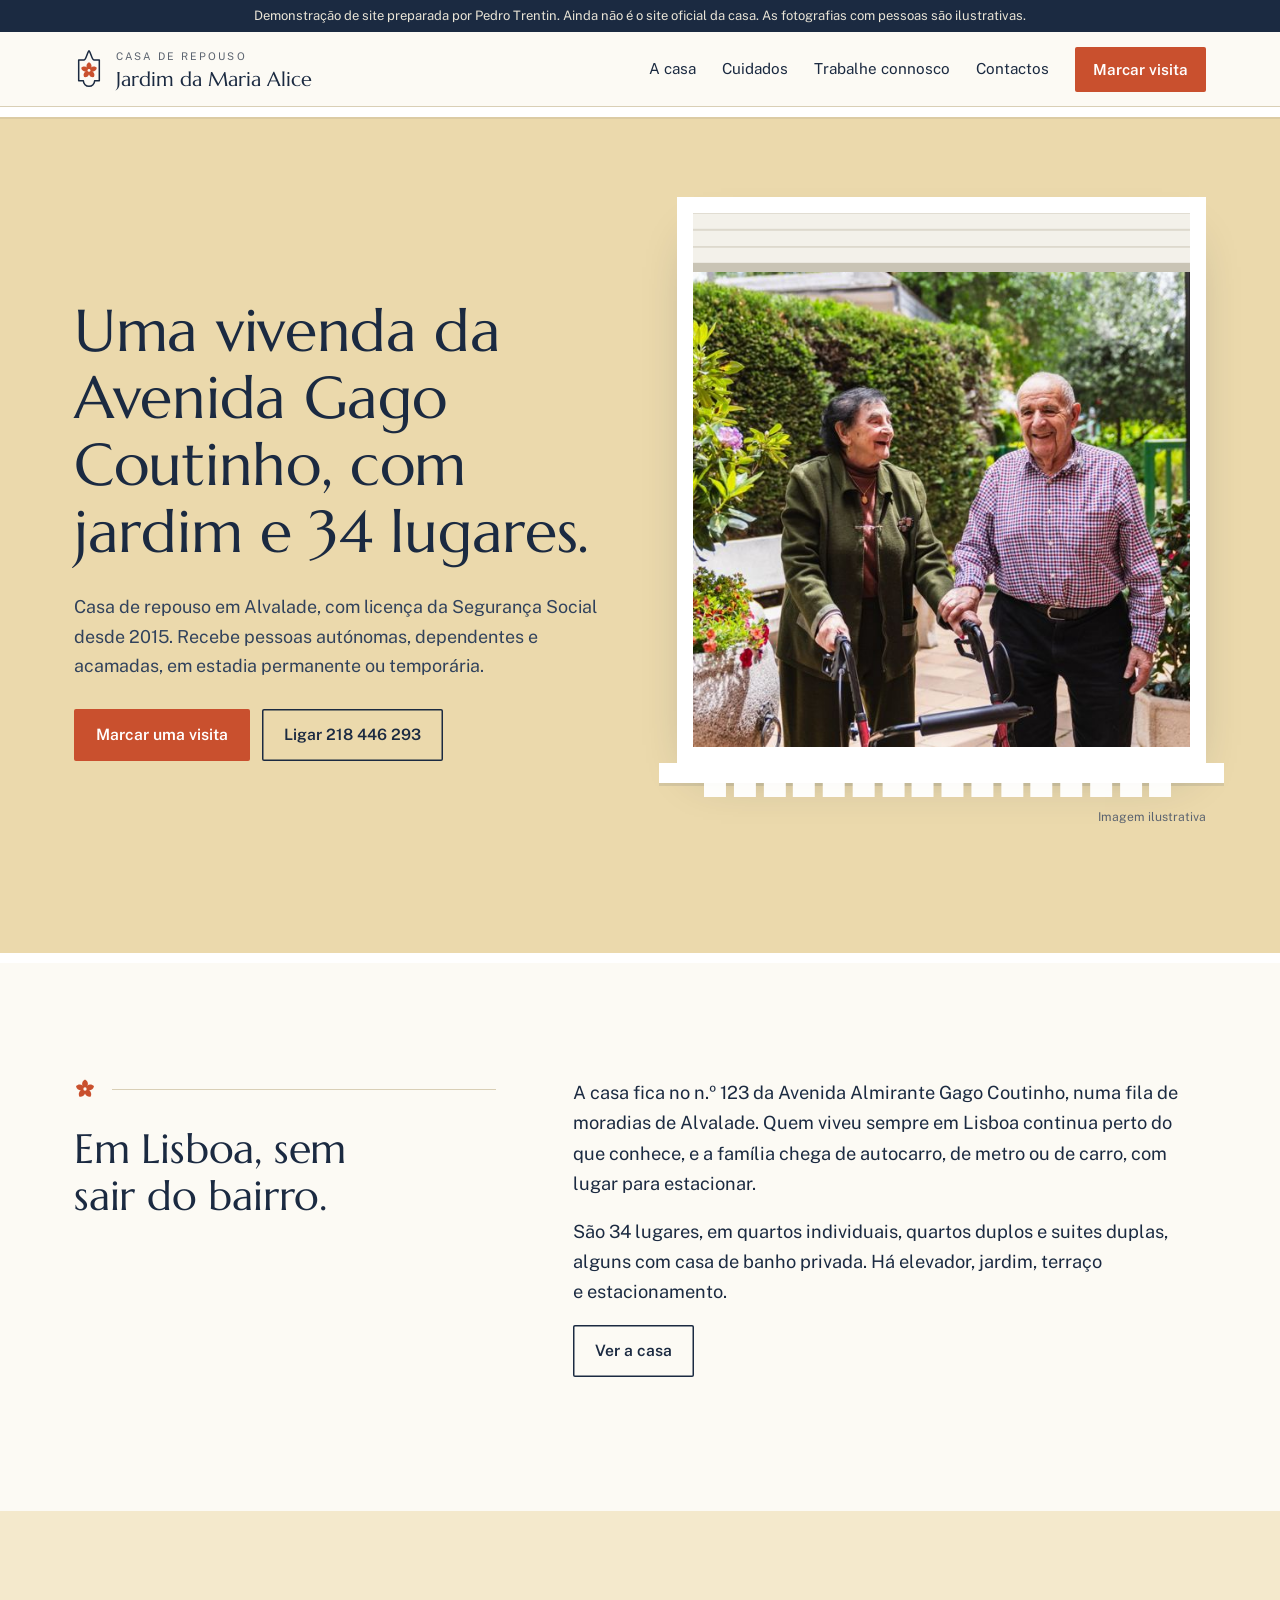
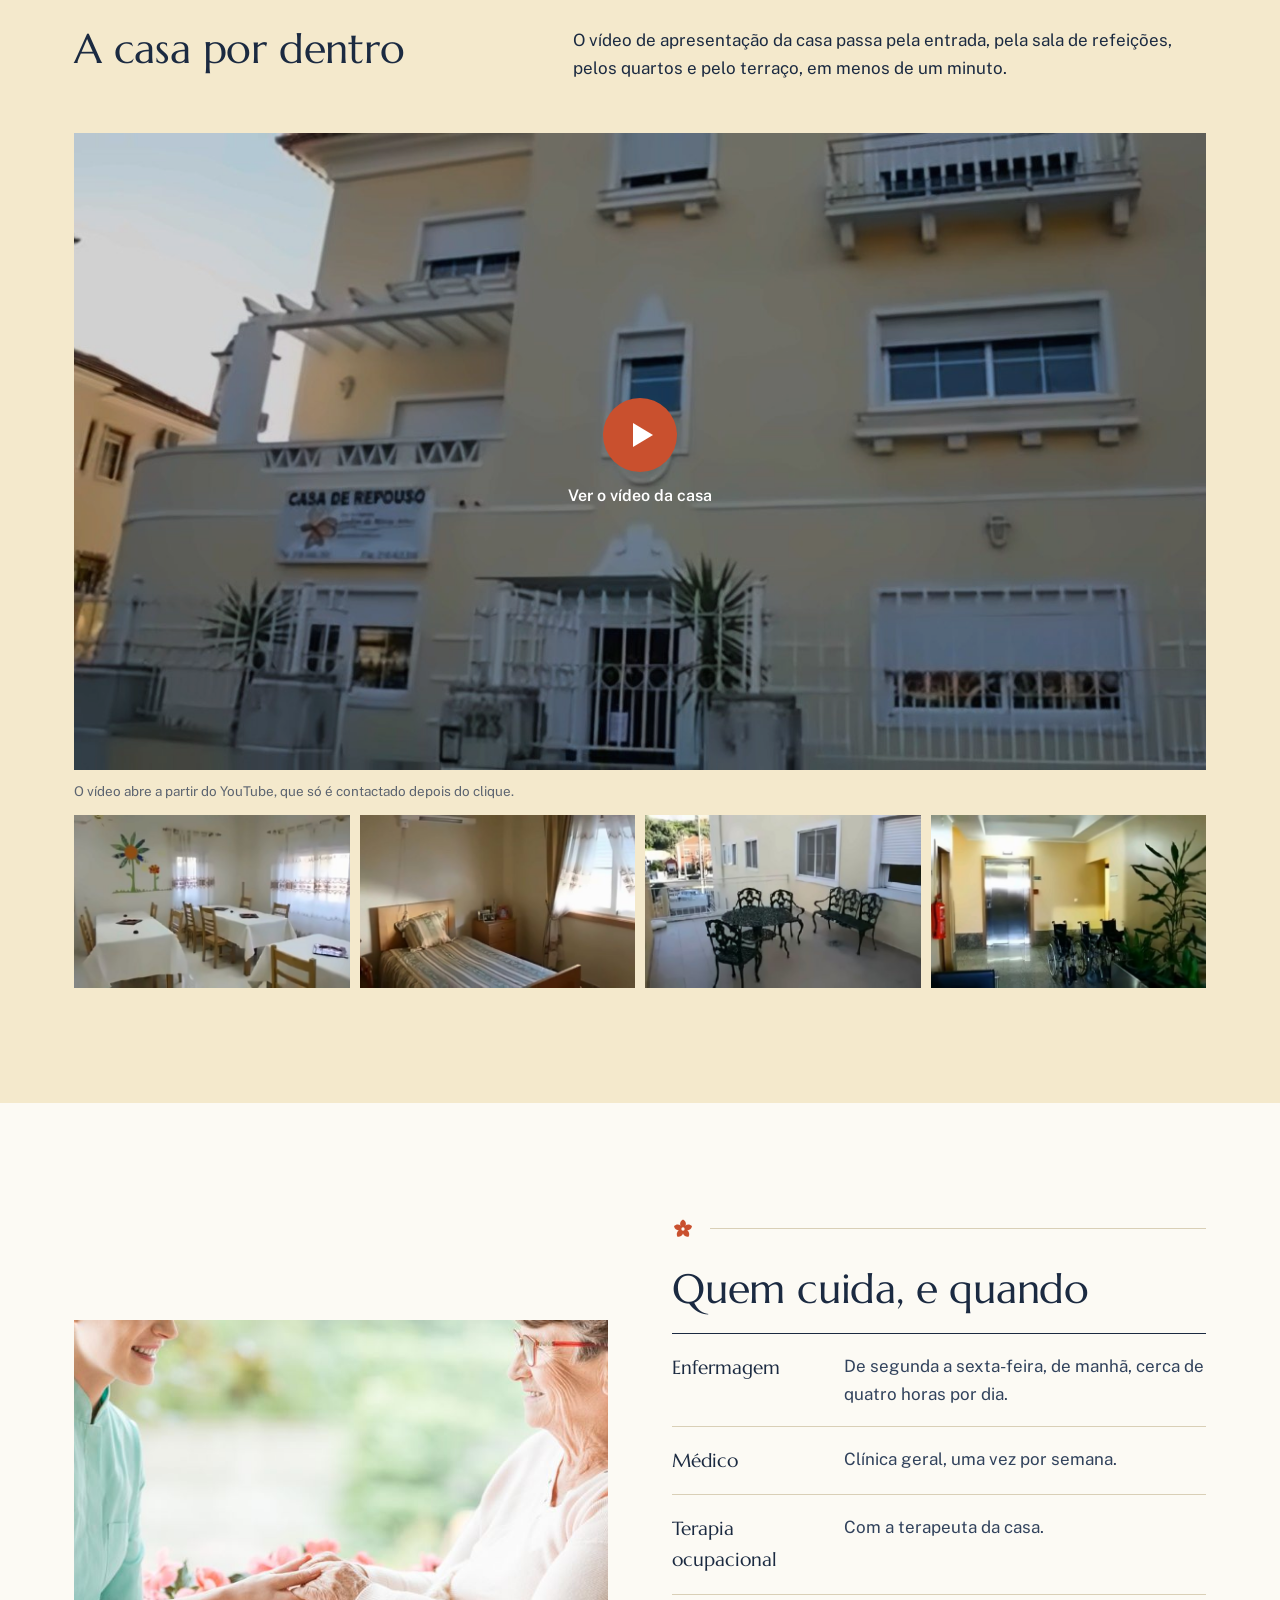
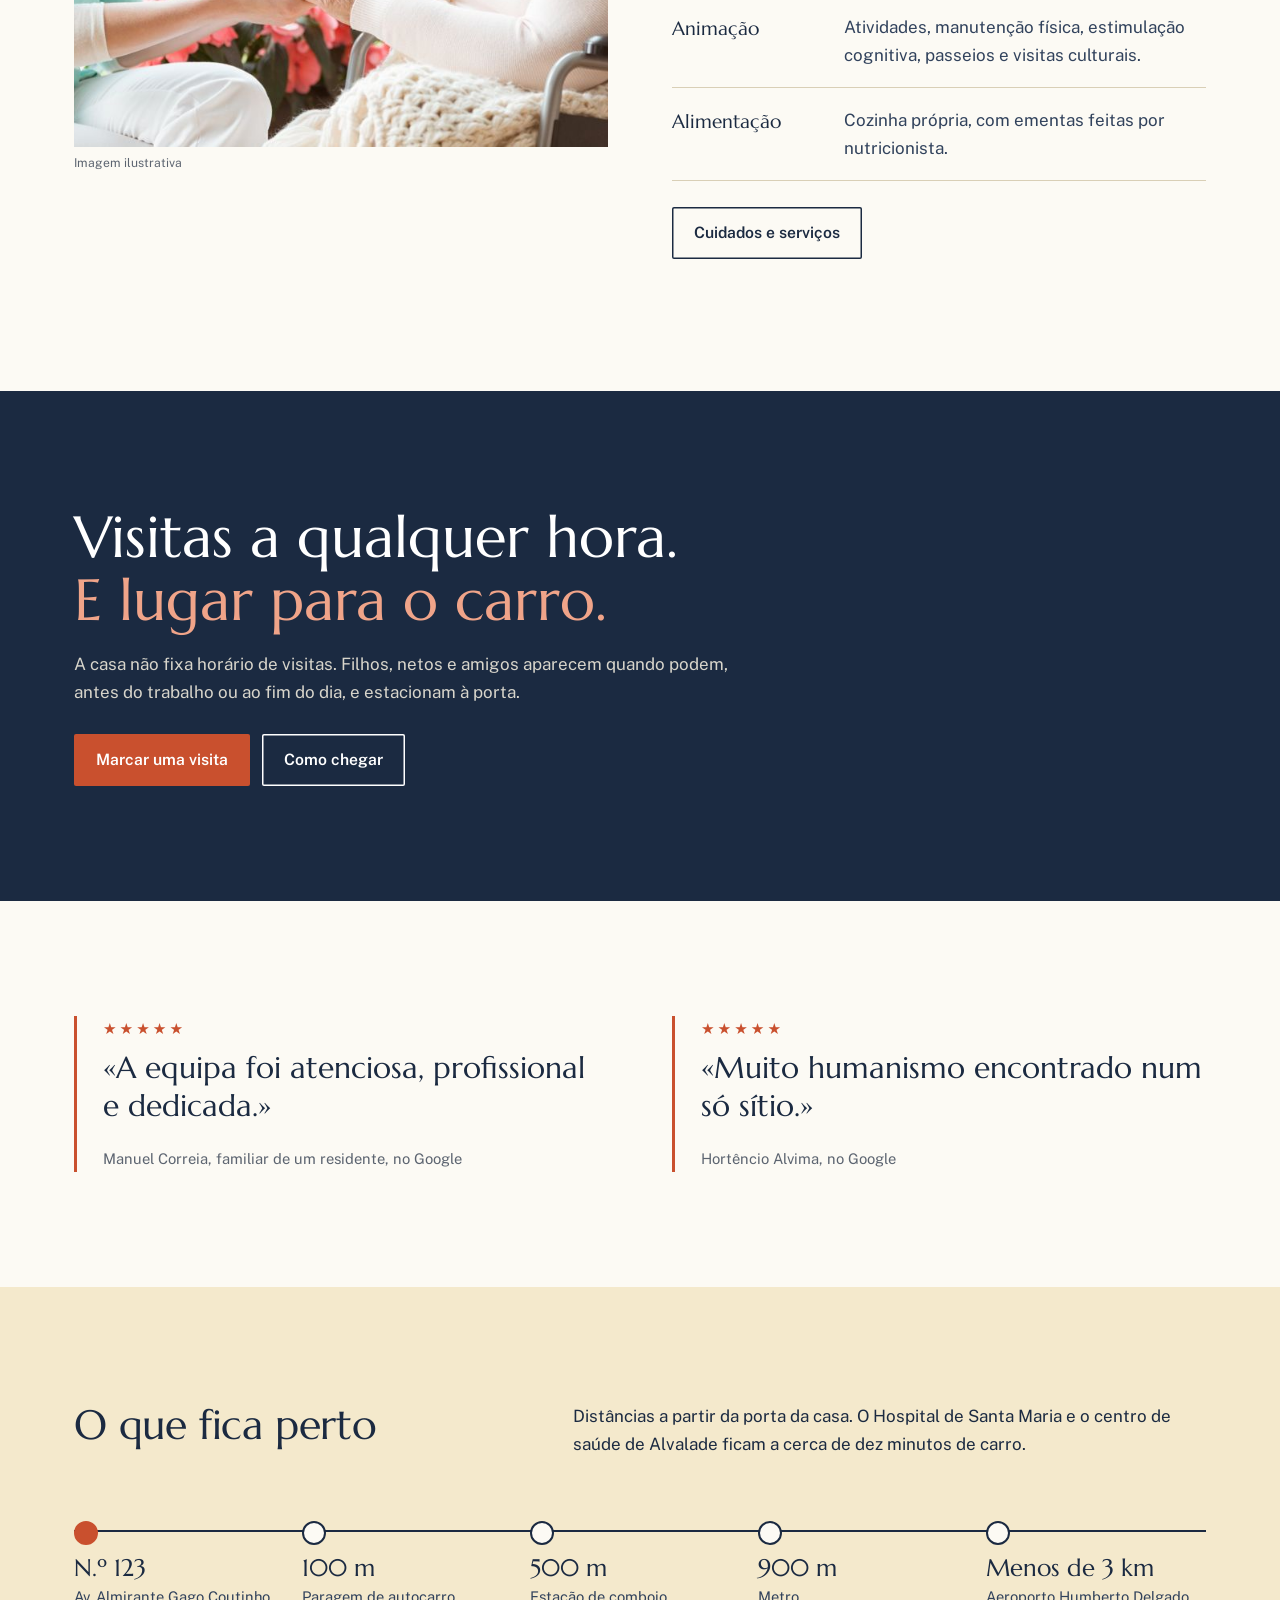
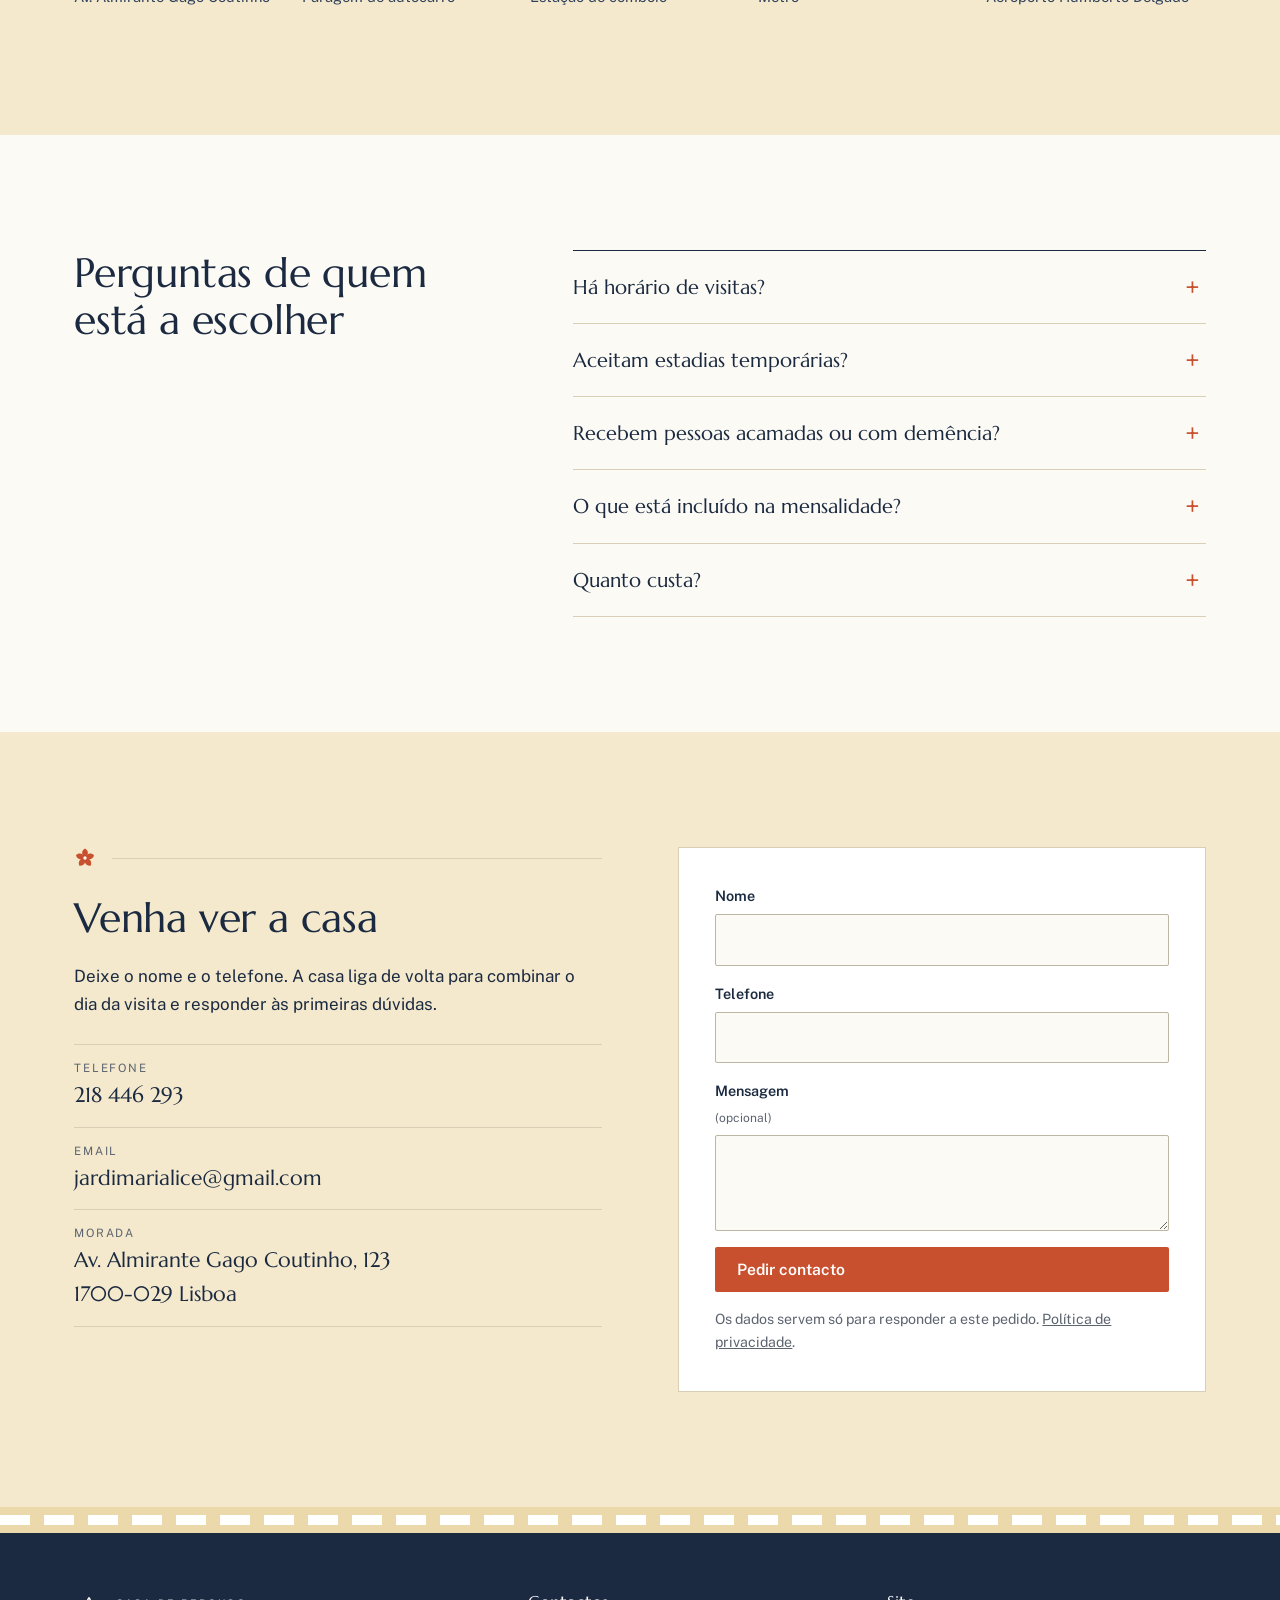
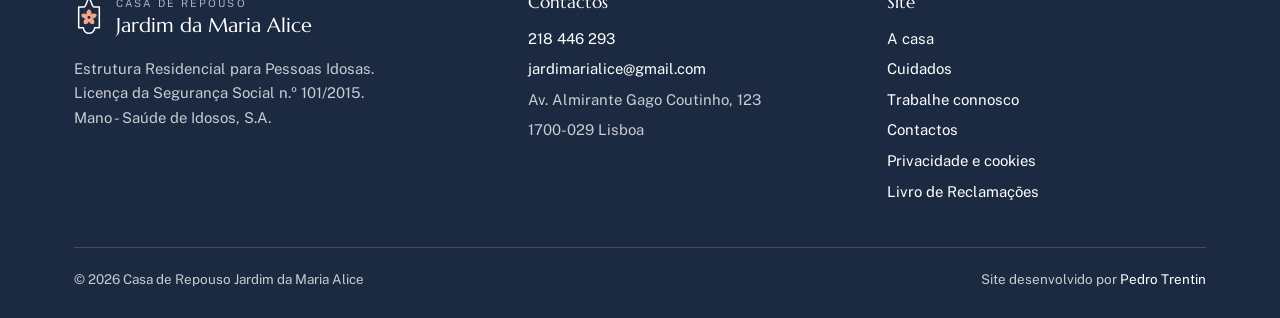
<file: index.html>
<!DOCTYPE html>
<html lang="pt-PT"><head><meta charset="utf-8"><meta name="viewport" content="width=device-width,initial-scale=1">
<title>Casa de Repouso Jardim da Maria Alice | Alvalade, Lisboa</title><meta name="description" content="Casa de repouso em Alvalade, Lisboa, com 34 lugares, jardim, visitas sem horário e estacionamento. Licença da Segurança Social n.º 101/2015.">
<link rel="canonical" href="https://www.jardimdamariaalice.pt/"><meta property="og:title" content="Casa de Repouso Jardim da Maria Alice | Alvalade, Lisboa"><meta property="og:description" content="Casa de repouso em Alvalade, Lisboa, com 34 lugares, jardim, visitas sem horário e estacionamento. Licença da Segurança Social n.º 101/2015."><meta property="og:image" content="https://www.jardimdamariaalice.pt/og.jpg"><meta property="og:type" content="website"><meta property="og:locale" content="pt_PT">
<link rel="icon" href="favicon.svg" type="image/svg+xml"><meta name="theme-color" content="#EBD9AC">
<link rel="preload" href="assets/fonts/marcellus-latin-400-normal.woff2" as="font" type="font/woff2" crossorigin>
<link rel="stylesheet" href="assets/site.css"><script type="application/ld+json">{"@context": "https://schema.org", "@type": "NursingHome", "name": "Casa de Repouso Jardim da Maria Alice", "url": "https://www.jardimdamariaalice.pt/", "telephone": "+351218446293", "email": "jardimarialice@gmail.com", "image": "https://www.jardimdamariaalice.pt/og.jpg", "address": {"@type": "PostalAddress", "streetAddress": "Avenida Almirante Gago Coutinho, 123", "postalCode": "1700-029", "addressLocality": "Lisboa", "addressCountry": "PT"}}</script><script type="application/ld+json">{"@context": "https://schema.org", "@type": "FAQPage", "mainEntity": [{"@type": "Question", "name": "Há horário de visitas?", "acceptedAnswer": {"@type": "Answer", "text": "Não. As visitas não têm restrição de horário e a casa tem estacionamento, o que em Alvalade faz diferença."}}, {"@type": "Question", "name": "Aceitam estadias temporárias?", "acceptedAnswer": {"@type": "Answer", "text": "Sim. O alojamento pode ser permanente ou temporário, por exemplo durante uma convalescença ou nas férias de quem cuida."}}, {"@type": "Question", "name": "Recebem pessoas acamadas ou com demência?", "acceptedAnswer": {"@type": "Answer", "text": "Sim. A casa recebe pessoas autónomas, dependentes, muito dependentes e acamadas, incluindo com Alzheimer, Parkinson e outras demências. Cada situação é avaliada antes da admissão."}}, {"@type": "Question", "name": "O que está incluído na mensalidade?", "acceptedAnswer": {"@type": "Answer", "text": "Alojamento, alimentação e hidratação com confeção própria, higiene e apresentação, apoio nas atividades do dia, tratamento de roupa e animação. Cabeleireiro, barbeiro, lavandaria, acompanhamento e transporte são opcionais."}}, {"@type": "Question", "name": "Quanto custa?", "acceptedAnswer": {"@type": "Answer", "text": "A mensalidade depende do quarto e é indicada pela casa, por telefone ou na visita."}}]}</script>
</head><body>
<a class="pular" href="#conteudo">Saltar para o conteúdo</a><div class="demo">Demonstração de site preparada por Pedro Trentin. Ainda não é o site oficial da casa. As fotografias com pessoas são ilustrativas.</div>
<header class="topo"><div class="w"><a class="marca" href="index.html" aria-label="Jardim da Maria Alice, página inicial"><svg xmlns="http://www.w3.org/2000/svg" viewBox="0 0 64 86" aria-hidden="true"><path d="M10 24H21C26 24 28 8 32 4 36 8 38 24 43 24H54V68H44A12 12 0 0 1 20 68H10Z" fill="none" stroke="#1B2A41" stroke-width="3.2" stroke-linejoin="round"/><g transform="translate(32 46) scale(1.02)" fill="#C9502E"><path d="M0 0C-6.4-4.6-7.6-13.4 0-17.2 7.6-13.4 6.4-4.6 0 0Z" transform="rotate(0)"/><path d="M0 0C-6.4-4.6-7.6-13.4 0-17.2 7.6-13.4 6.4-4.6 0 0Z" transform="rotate(72)"/><path d="M0 0C-6.4-4.6-7.6-13.4 0-17.2 7.6-13.4 6.4-4.6 0 0Z" transform="rotate(144)"/><path d="M0 0C-6.4-4.6-7.6-13.4 0-17.2 7.6-13.4 6.4-4.6 0 0Z" transform="rotate(216)"/><path d="M0 0C-6.4-4.6-7.6-13.4 0-17.2 7.6-13.4 6.4-4.6 0 0Z" transform="rotate(288)"/><circle r="3" fill="#FCFAF4"/></g></svg><span><small>Casa de Repouso</small><b>Jardim da Maria Alice</b></span></a>
<button class="hamb" aria-label="Menu" aria-expanded="false"><span></span><span></span><span></span></button>
<nav class="menu" aria-label="Principal"><a href="a-casa.html">A casa</a><a href="cuidados.html">Cuidados</a><a href="trabalhe-connosco.html">Trabalhe connosco</a><a href="contactos.html">Contactos</a><a class="bt" href="index.html#visita">Marcar visita</a></nav>
</div></header>
<main id="conteudo">
<section class="parede"><div class="w abre">
<div>
<h1>Uma vivenda da Avenida Gago Coutinho, com jardim e 34 lugares.</h1>
<p>Casa de repouso em Alvalade, com licença da Segurança Social desde 2015. Recebe pessoas autónomas, dependentes e acamadas, em estadia permanente ou temporária.</p>
<div class="acoes"><a class="bt" href="#visita">Marcar uma visita</a><a class="bt claro" href="tel:+351218446293">Ligar 218 446 293</a></div>
</div>
<figure class="janela"><div class="aro"><div class="vidro"><img src="img/jardim-800.jpg" srcset="img/jardim-800.jpg 800w, img/jardim-1600.jpg 1600w" sizes="(max-width:820px) 100vw, 50vw" alt="Dois residentes a conversar num jardim"  fetchpriority="high"><div class="estore" aria-hidden="true"></div></div><div class="peitoril" aria-hidden="true"></div></div><figcaption>Imagem ilustrativa</figcaption></figure>
</div></section>

<section class="sec"><div class="w duas">
<div><div class="flor-sep"><svg xmlns="http://www.w3.org/2000/svg" viewBox="-20 -20 40 40" aria-hidden="true"><g transform="translate(0 0) scale(1)" fill="currentColor"><path d="M0 0C-6.4-4.6-7.6-13.4 0-17.2 7.6-13.4 6.4-4.6 0 0Z" transform="rotate(0)"/><path d="M0 0C-6.4-4.6-7.6-13.4 0-17.2 7.6-13.4 6.4-4.6 0 0Z" transform="rotate(72)"/><path d="M0 0C-6.4-4.6-7.6-13.4 0-17.2 7.6-13.4 6.4-4.6 0 0Z" transform="rotate(144)"/><path d="M0 0C-6.4-4.6-7.6-13.4 0-17.2 7.6-13.4 6.4-4.6 0 0Z" transform="rotate(216)"/><path d="M0 0C-6.4-4.6-7.6-13.4 0-17.2 7.6-13.4 6.4-4.6 0 0Z" transform="rotate(288)"/><circle r="3" fill="#FCFAF4"/></g></svg></div><h2>Em Lisboa, sem sair do bairro.</h2></div>
<div class="gr">
<p>A casa fica no n.º 123 da Avenida Almirante Gago Coutinho, numa fila de moradias de Alvalade. Quem viveu sempre em Lisboa continua perto do que conhece, e a família chega de autocarro, de metro ou de carro, com lugar para estacionar.</p>
<p>São 34 lugares, em quartos individuais, quartos duplos e suites duplas, alguns com casa de banho privada. Há elevador, jardim, terraço e estacionamento.</p>
<p><a class="bt claro" href="a-casa.html">Ver a casa</a></p>
</div>
</div></section>

<section class="sec fundo2"><div class="w">
<div class="duas" style="margin-bottom:34px"><h2>A casa por dentro</h2><p>O vídeo de apresentação da casa passa pela entrada, pela sala de refeições, pelos quartos e pelo terraço, em menos de um minuto.</p></div>
<div class="filme" data-yt="n6KI9AG3kcA"><img src="img/fachada.jpg" alt="Fachada da casa" loading="lazy"><button type="button"><i></i>Ver o vídeo da casa</button></div>
<p class="nota">O vídeo abre a partir do YouTube, que só é contactado depois do clique.</p>
<div class="tira"><button type="button" data-g="img/refeicoes.jpg" aria-label="Ampliar: Sala de refeições"><img src="img/refeicoes-p.jpg" alt="Sala de refeições" loading="lazy" width="640" height="356"></button><button type="button" data-g="img/quarto-individual.jpg" aria-label="Ampliar: Quarto individual"><img src="img/quarto-individual-p.jpg" alt="Quarto individual" loading="lazy" width="640" height="356"></button><button type="button" data-g="img/terraco.jpg" aria-label="Ampliar: Terraço"><img src="img/terraco-p.jpg" alt="Terraço" loading="lazy" width="640" height="356"></button><button type="button" data-g="img/elevador.jpg" aria-label="Ampliar: Elevador"><img src="img/elevador-p.jpg" alt="Elevador" loading="lazy" width="640" height="356"></button></div>
</div></section>

<section class="sec"><div class="w par">
<figure><img src="img/maos-800.jpg" srcset="img/maos-800.jpg 800w, img/maos-1600.jpg 1600w" sizes="(max-width:820px) 100vw, 50vw" alt="Profissional de saúde a segurar as mãos de uma residente" loading="lazy"><figcaption>Imagem ilustrativa</figcaption></figure>
<div>
<div class="flor-sep"><svg xmlns="http://www.w3.org/2000/svg" viewBox="-20 -20 40 40" aria-hidden="true"><g transform="translate(0 0) scale(1)" fill="currentColor"><path d="M0 0C-6.4-4.6-7.6-13.4 0-17.2 7.6-13.4 6.4-4.6 0 0Z" transform="rotate(0)"/><path d="M0 0C-6.4-4.6-7.6-13.4 0-17.2 7.6-13.4 6.4-4.6 0 0Z" transform="rotate(72)"/><path d="M0 0C-6.4-4.6-7.6-13.4 0-17.2 7.6-13.4 6.4-4.6 0 0Z" transform="rotate(144)"/><path d="M0 0C-6.4-4.6-7.6-13.4 0-17.2 7.6-13.4 6.4-4.6 0 0Z" transform="rotate(216)"/><path d="M0 0C-6.4-4.6-7.6-13.4 0-17.2 7.6-13.4 6.4-4.6 0 0Z" transform="rotate(288)"/><circle r="3" fill="#FCFAF4"/></g></svg></div><h2>Quem cuida, e quando</h2>
<ul class="linhas">
<li><b>Enfermagem</b><span>De segunda a sexta-feira, de manhã, cerca de quatro horas por dia.</span></li>
<li><b>Médico</b><span>Clínica geral, uma vez por semana.</span></li>
<li><b>Terapia ocupacional</b><span>Com a terapeuta da casa.</span></li>
<li><b>Animação</b><span>Atividades, manutenção física, estimulação cognitiva, passeios e visitas culturais.</span></li>
<li><b>Alimentação</b><span>Cozinha própria, com ementas feitas por nutricionista.</span></li>
</ul>
<p style="margin-top:26px"><a class="bt claro" href="cuidados.html">Cuidados e serviços</a></p>
</div>
</div></section>

<section class="sec faixa"><div class="w">
<p class="grande">Visitas a qualquer hora.<br><em>E lugar para o carro.</em></p>
<p>A casa não fixa horário de visitas. Filhos, netos e amigos aparecem quando podem, antes do trabalho ou ao fim do dia, e estacionam à porta.</p>
<div class="acoes"><a class="bt" href="#visita">Marcar uma visita</a><a class="bt claro" href="contactos.html">Como chegar</a></div>
</div></section>

<section class="sec"><div class="w">
<div class="vozes">
<blockquote><span class="estrelas" aria-label="5 estrelas">★★★★★</span><p>«A equipa foi atenciosa, profissional e dedicada.»</p><cite>Manuel Correia, familiar de um residente, no Google</cite></blockquote>
<blockquote><span class="estrelas" aria-label="5 estrelas">★★★★★</span><p>«Muito humanismo encontrado num só sítio.»</p><cite>Hortêncio Alvima, no Google</cite></blockquote>
</div>
</div></section>

<section class="sec fundo2"><div class="w">
<div class="duas"><h2>O que fica perto</h2><p>Distâncias a partir da porta da casa. O Hospital de Santa Maria e o centro de saúde de Alvalade ficam a cerca de dez minutos de carro.</p></div>
<ol class="avenida">
<li><b>N.º 123</b><span>Av. Almirante Gago Coutinho</span></li>
<li><b>100 m</b><span>Paragem de autocarro</span></li>
<li><b>500 m</b><span>Estação de comboio</span></li>
<li><b>900 m</b><span>Metro</span></li>
<li><b>Menos de 3 km</b><span>Aeroporto Humberto Delgado</span></li>
</ol>
</div></section>

<section class="sec"><div class="w duas">
<div><h2>Perguntas de quem está a escolher</h2></div>
<div class="faq"><details><summary>Há horário de visitas?</summary><p>Não. As visitas não têm restrição de horário e a casa tem estacionamento, o que em Alvalade faz diferença.</p></details><details><summary>Aceitam estadias temporárias?</summary><p>Sim. O alojamento pode ser permanente ou temporário, por exemplo durante uma convalescença ou nas férias de quem cuida.</p></details><details><summary>Recebem pessoas acamadas ou com demência?</summary><p>Sim. A casa recebe pessoas autónomas, dependentes, muito dependentes e acamadas, incluindo com Alzheimer, Parkinson e outras demências. Cada situação é avaliada antes da admissão.</p></details><details><summary>O que está incluído na mensalidade?</summary><p>Alojamento, alimentação e hidratação com confeção própria, higiene e apresentação, apoio nas atividades do dia, tratamento de roupa e animação. Cabeleireiro, barbeiro, lavandaria, acompanhamento e transporte são opcionais.</p></details><details><summary>Quanto custa?</summary><p>A mensalidade depende do quarto e é indicada pela casa, por telefone ou na visita.</p></details></div>
</div></section>

<section class="sec fundo2" id="visita"><div class="w pedido">
<div>
<div class="flor-sep"><svg xmlns="http://www.w3.org/2000/svg" viewBox="-20 -20 40 40" aria-hidden="true"><g transform="translate(0 0) scale(1)" fill="currentColor"><path d="M0 0C-6.4-4.6-7.6-13.4 0-17.2 7.6-13.4 6.4-4.6 0 0Z" transform="rotate(0)"/><path d="M0 0C-6.4-4.6-7.6-13.4 0-17.2 7.6-13.4 6.4-4.6 0 0Z" transform="rotate(72)"/><path d="M0 0C-6.4-4.6-7.6-13.4 0-17.2 7.6-13.4 6.4-4.6 0 0Z" transform="rotate(144)"/><path d="M0 0C-6.4-4.6-7.6-13.4 0-17.2 7.6-13.4 6.4-4.6 0 0Z" transform="rotate(216)"/><path d="M0 0C-6.4-4.6-7.6-13.4 0-17.2 7.6-13.4 6.4-4.6 0 0Z" transform="rotate(288)"/><circle r="3" fill="#FCFAF4"/></g></svg></div><h2>Venha ver a casa</h2>
<p>Deixe o nome e o telefone. A casa liga de volta para combinar o dia da visita e responder às primeiras dúvidas.</p>
<ul class="contactos">
<li><small>Telefone</small><a href="tel:+351218446293">218 446 293</a></li>
<li><small>Email</small><a href="mailto:jardimarialice@gmail.com">jardimarialice@gmail.com</a></li>
<li><small>Morada</small><a href="https://www.google.com/maps/search/?api=1&query=Casa+de+Repouso+Jardim+da+Maria+Alice+Av.+Almirante+Gago+Coutinho+123+Lisboa" target="_blank" rel="noopener">Av. Almirante Gago Coutinho, 123<br>1700-029 Lisboa</a></li>
</ul>
</div>
<form class="f" name="visita" method="POST" data-netlify="true" netlify-honeypot="bot-field" data-email="jardimarialice@gmail.com" data-assunto="Pedido de visita pelo site">
<input type="hidden" name="form-name" value="visita"><p hidden><label>Não preencher <input name="bot-field"></label></p>
<label>Nome<input name="Nome" autocomplete="name" required></label>
<label>Telefone<input name="Telefone" type="tel" autocomplete="tel" inputmode="tel" required></label>
<label>Mensagem <small>(opcional)</small><textarea name="Mensagem"></textarea></label>
<button class="bt" type="submit">Pedir contacto</button>
<small>Os dados servem só para responder a este pedido. <a href="privacidade.html">Política de privacidade</a>.</small>
<p class="ok" role="status">Pedido enviado. A casa entra em contacto pelo telefone indicado.</p>
</form>
</div></section>
</main>
<div class="friso" aria-hidden="true"></div>
<footer><div class="w"><div class="cols">
<div><a class="marca" href="index.html" aria-label="Jardim da Maria Alice, página inicial"><svg xmlns="http://www.w3.org/2000/svg" viewBox="0 0 64 86" aria-hidden="true"><path d="M10 24H21C26 24 28 8 32 4 36 8 38 24 43 24H54V68H44A12 12 0 0 1 20 68H10Z" fill="none" stroke="#fff" stroke-width="3.2" stroke-linejoin="round"/><g transform="translate(32 46) scale(1.02)" fill="#F0A489"><path d="M0 0C-6.4-4.6-7.6-13.4 0-17.2 7.6-13.4 6.4-4.6 0 0Z" transform="rotate(0)"/><path d="M0 0C-6.4-4.6-7.6-13.4 0-17.2 7.6-13.4 6.4-4.6 0 0Z" transform="rotate(72)"/><path d="M0 0C-6.4-4.6-7.6-13.4 0-17.2 7.6-13.4 6.4-4.6 0 0Z" transform="rotate(144)"/><path d="M0 0C-6.4-4.6-7.6-13.4 0-17.2 7.6-13.4 6.4-4.6 0 0Z" transform="rotate(216)"/><path d="M0 0C-6.4-4.6-7.6-13.4 0-17.2 7.6-13.4 6.4-4.6 0 0Z" transform="rotate(288)"/><circle r="3" fill="#1B2A41"/></g></svg><span><small>Casa de Repouso</small><b>Jardim da Maria Alice</b></span></a><p style="margin-top:18px">Estrutura Residencial para Pessoas Idosas.<br>Licença da Segurança Social n.º 101/2015.<br>Mano - Saúde de Idosos, S.A.</p></div>
<div><h3>Contactos</h3><ul><li><a href="tel:+351218446293">218 446 293</a></li><li><a href="mailto:jardimarialice@gmail.com">jardimarialice@gmail.com</a></li><li>Av. Almirante Gago Coutinho, 123</li><li>1700-029 Lisboa</li></ul></div>
<div><h3>Site</h3><ul><li><a href="a-casa.html">A casa</a></li><li><a href="cuidados.html">Cuidados</a></li><li><a href="trabalhe-connosco.html">Trabalhe connosco</a></li><li><a href="contactos.html">Contactos</a></li><li><a href="privacidade.html">Privacidade e cookies</a></li><li><a href="https://www.livroreclamacoes.pt" target="_blank" rel="noopener">Livro de Reclamações</a></li></ul></div>
</div>
<div class="fim"><span>© 2026 Casa de Repouso Jardim da Maria Alice</span><span>Site desenvolvido por <a href="https://www.instagram.com/ph.trentin" target="_blank" rel="noopener">Pedro Trentin</a></span></div>
</div></footer>
<a class="bt liga" href="tel:+351218446293">Ligar</a>
<div class="visor" role="dialog" aria-label="Fotografia ampliada"><button class="x" aria-label="Fechar">×</button><button class="a" aria-label="Anterior">‹</button><img alt=""><button class="p" aria-label="Seguinte">›</button><p></p></div>
<script src="assets/site.js" defer></script>
</body></html>
</file>
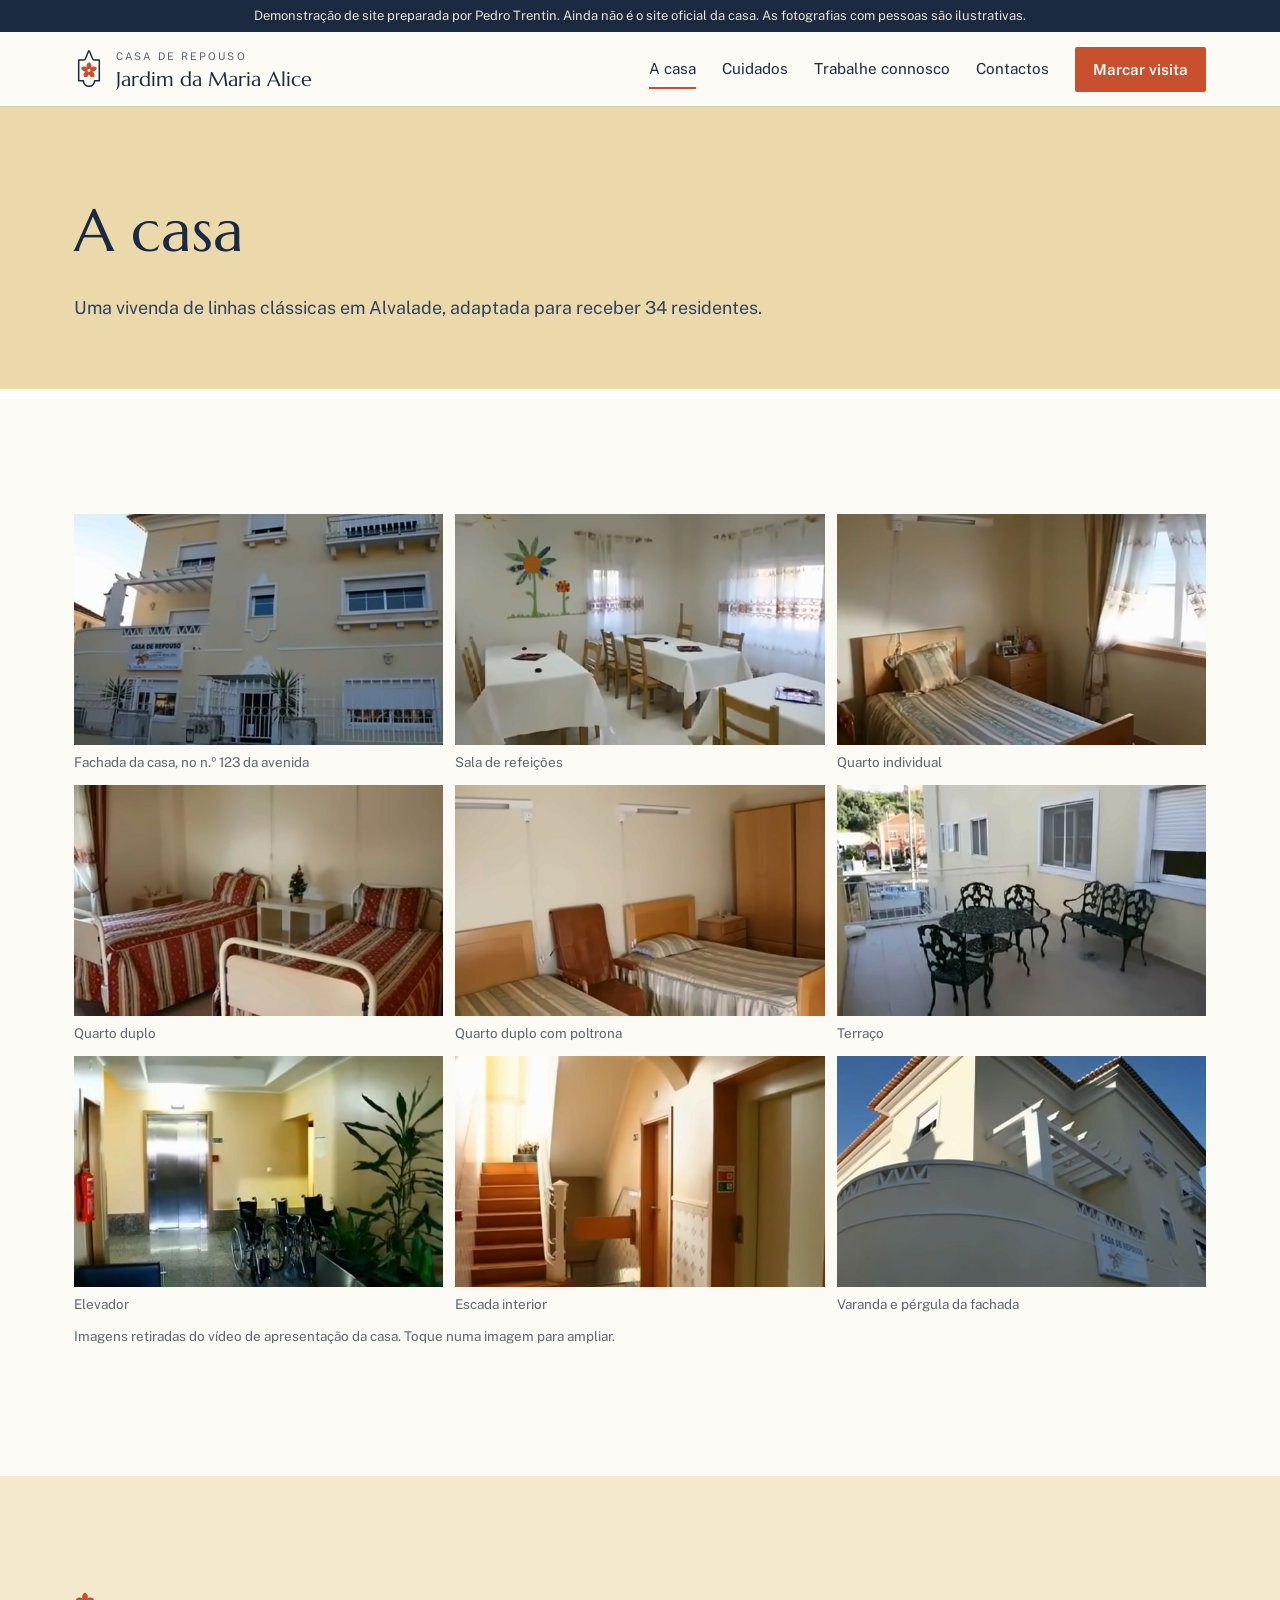
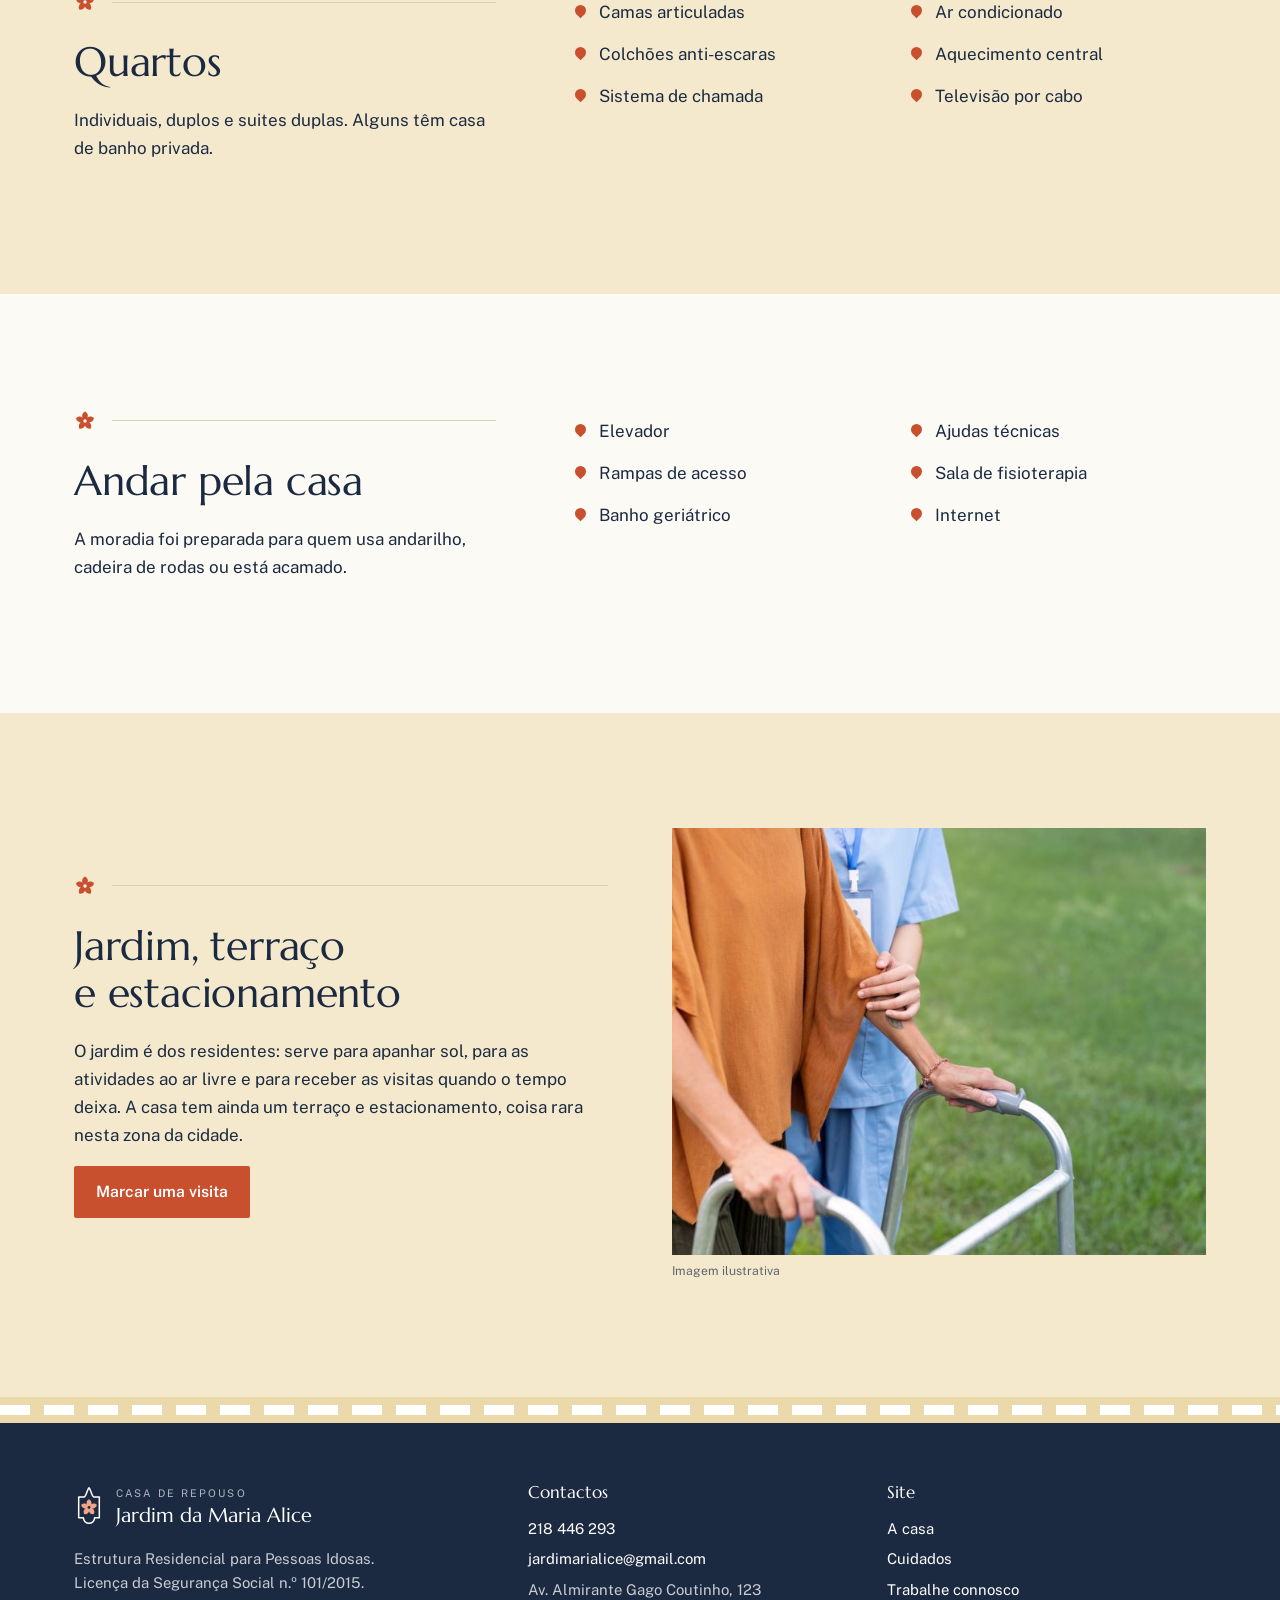
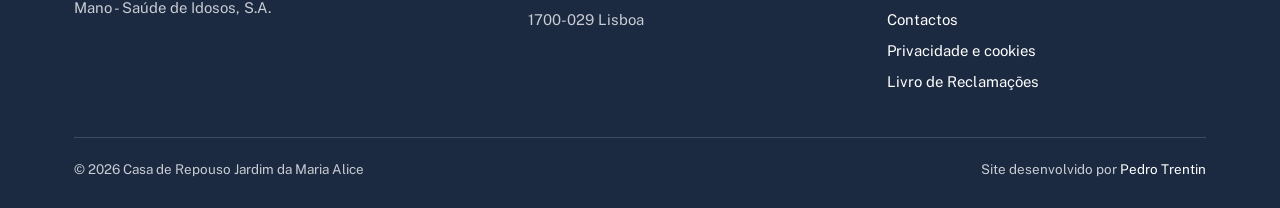
<file: a-casa.html>
<!DOCTYPE html>
<html lang="pt-PT"><head><meta charset="utf-8"><meta name="viewport" content="width=device-width,initial-scale=1">
<title>A casa | Jardim da Maria Alice</title><meta name="description" content="Quartos individuais, duplos e suites, elevador, jardim e terraço numa vivenda da Avenida Almirante Gago Coutinho, em Lisboa.">
<link rel="canonical" href="https://www.jardimdamariaalice.pt/a-casa.html"><meta property="og:title" content="A casa | Jardim da Maria Alice"><meta property="og:description" content="Quartos individuais, duplos e suites, elevador, jardim e terraço numa vivenda da Avenida Almirante Gago Coutinho, em Lisboa."><meta property="og:image" content="https://www.jardimdamariaalice.pt/og.jpg"><meta property="og:type" content="website"><meta property="og:locale" content="pt_PT">
<link rel="icon" href="favicon.svg" type="image/svg+xml"><meta name="theme-color" content="#EBD9AC">
<link rel="preload" href="assets/fonts/marcellus-latin-400-normal.woff2" as="font" type="font/woff2" crossorigin>
<link rel="stylesheet" href="assets/site.css">
</head><body>
<a class="pular" href="#conteudo">Saltar para o conteúdo</a><div class="demo">Demonstração de site preparada por Pedro Trentin. Ainda não é o site oficial da casa. As fotografias com pessoas são ilustrativas.</div>
<header class="topo"><div class="w"><a class="marca" href="index.html" aria-label="Jardim da Maria Alice, página inicial"><svg xmlns="http://www.w3.org/2000/svg" viewBox="0 0 64 86" aria-hidden="true"><path d="M10 24H21C26 24 28 8 32 4 36 8 38 24 43 24H54V68H44A12 12 0 0 1 20 68H10Z" fill="none" stroke="#1B2A41" stroke-width="3.2" stroke-linejoin="round"/><g transform="translate(32 46) scale(1.02)" fill="#C9502E"><path d="M0 0C-6.4-4.6-7.6-13.4 0-17.2 7.6-13.4 6.4-4.6 0 0Z" transform="rotate(0)"/><path d="M0 0C-6.4-4.6-7.6-13.4 0-17.2 7.6-13.4 6.4-4.6 0 0Z" transform="rotate(72)"/><path d="M0 0C-6.4-4.6-7.6-13.4 0-17.2 7.6-13.4 6.4-4.6 0 0Z" transform="rotate(144)"/><path d="M0 0C-6.4-4.6-7.6-13.4 0-17.2 7.6-13.4 6.4-4.6 0 0Z" transform="rotate(216)"/><path d="M0 0C-6.4-4.6-7.6-13.4 0-17.2 7.6-13.4 6.4-4.6 0 0Z" transform="rotate(288)"/><circle r="3" fill="#FCFAF4"/></g></svg><span><small>Casa de Repouso</small><b>Jardim da Maria Alice</b></span></a>
<button class="hamb" aria-label="Menu" aria-expanded="false"><span></span><span></span><span></span></button>
<nav class="menu" aria-label="Principal"><a href="a-casa.html" aria-current="page">A casa</a><a href="cuidados.html">Cuidados</a><a href="trabalhe-connosco.html">Trabalhe connosco</a><a href="contactos.html">Contactos</a><a class="bt" href="index.html#visita">Marcar visita</a></nav>
</div></header>
<main id="conteudo">
<section class="cab"><div class="w"><h1>A casa</h1><p>Uma vivenda de linhas clássicas em Alvalade, adaptada para receber 34 residentes.</p></div></section>

<section class="sec"><div class="w">
<div class="gal"><figure><button type="button" data-g="img/fachada.jpg" aria-label="Ampliar: Fachada da casa, no n.º 123 da avenida"><img src="img/fachada-p.jpg" alt="Fachada da casa, no n.º 123 da avenida" loading="lazy" width="640" height="356"></button><figcaption>Fachada da casa, no n.º 123 da avenida</figcaption></figure><figure><button type="button" data-g="img/refeicoes.jpg" aria-label="Ampliar: Sala de refeições"><img src="img/refeicoes-p.jpg" alt="Sala de refeições" loading="lazy" width="640" height="356"></button><figcaption>Sala de refeições</figcaption></figure><figure><button type="button" data-g="img/quarto-individual.jpg" aria-label="Ampliar: Quarto individual"><img src="img/quarto-individual-p.jpg" alt="Quarto individual" loading="lazy" width="640" height="356"></button><figcaption>Quarto individual</figcaption></figure><figure><button type="button" data-g="img/quarto-duplo.jpg" aria-label="Ampliar: Quarto duplo"><img src="img/quarto-duplo-p.jpg" alt="Quarto duplo" loading="lazy" width="640" height="356"></button><figcaption>Quarto duplo</figcaption></figure><figure><button type="button" data-g="img/quarto-poltrona.jpg" aria-label="Ampliar: Quarto duplo com poltrona"><img src="img/quarto-poltrona-p.jpg" alt="Quarto duplo com poltrona" loading="lazy" width="640" height="356"></button><figcaption>Quarto duplo com poltrona</figcaption></figure><figure><button type="button" data-g="img/terraco.jpg" aria-label="Ampliar: Terraço"><img src="img/terraco-p.jpg" alt="Terraço" loading="lazy" width="640" height="356"></button><figcaption>Terraço</figcaption></figure><figure><button type="button" data-g="img/elevador.jpg" aria-label="Ampliar: Elevador"><img src="img/elevador-p.jpg" alt="Elevador" loading="lazy" width="640" height="356"></button><figcaption>Elevador</figcaption></figure><figure><button type="button" data-g="img/escada.jpg" aria-label="Ampliar: Escada interior"><img src="img/escada-p.jpg" alt="Escada interior" loading="lazy" width="640" height="356"></button><figcaption>Escada interior</figcaption></figure><figure><button type="button" data-g="img/fachada-canto.jpg" aria-label="Ampliar: Varanda e pérgula da fachada"><img src="img/fachada-canto-p.jpg" alt="Varanda e pérgula da fachada" loading="lazy" width="640" height="356"></button><figcaption>Varanda e pérgula da fachada</figcaption></figure></div>
<p class="nota">Imagens retiradas do vídeo de apresentação da casa. Toque numa imagem para ampliar.</p>
</div></section>

<section class="sec fundo2"><div class="w duas">
<div><div class="flor-sep"><svg xmlns="http://www.w3.org/2000/svg" viewBox="-20 -20 40 40" aria-hidden="true"><g transform="translate(0 0) scale(1)" fill="currentColor"><path d="M0 0C-6.4-4.6-7.6-13.4 0-17.2 7.6-13.4 6.4-4.6 0 0Z" transform="rotate(0)"/><path d="M0 0C-6.4-4.6-7.6-13.4 0-17.2 7.6-13.4 6.4-4.6 0 0Z" transform="rotate(72)"/><path d="M0 0C-6.4-4.6-7.6-13.4 0-17.2 7.6-13.4 6.4-4.6 0 0Z" transform="rotate(144)"/><path d="M0 0C-6.4-4.6-7.6-13.4 0-17.2 7.6-13.4 6.4-4.6 0 0Z" transform="rotate(216)"/><path d="M0 0C-6.4-4.6-7.6-13.4 0-17.2 7.6-13.4 6.4-4.6 0 0Z" transform="rotate(288)"/><circle r="3" fill="#FCFAF4"/></g></svg></div><h2>Quartos</h2><p>Individuais, duplos e suites duplas. Alguns têm casa de banho privada.</p></div>
<ul class="petalas">
<li>Camas articuladas</li><li>Colchões anti-escaras</li><li>Sistema de chamada</li><li>Ar condicionado</li><li>Aquecimento central</li><li>Televisão por cabo</li>
</ul>
</div></section>

<section class="sec"><div class="w duas">
<div><div class="flor-sep"><svg xmlns="http://www.w3.org/2000/svg" viewBox="-20 -20 40 40" aria-hidden="true"><g transform="translate(0 0) scale(1)" fill="currentColor"><path d="M0 0C-6.4-4.6-7.6-13.4 0-17.2 7.6-13.4 6.4-4.6 0 0Z" transform="rotate(0)"/><path d="M0 0C-6.4-4.6-7.6-13.4 0-17.2 7.6-13.4 6.4-4.6 0 0Z" transform="rotate(72)"/><path d="M0 0C-6.4-4.6-7.6-13.4 0-17.2 7.6-13.4 6.4-4.6 0 0Z" transform="rotate(144)"/><path d="M0 0C-6.4-4.6-7.6-13.4 0-17.2 7.6-13.4 6.4-4.6 0 0Z" transform="rotate(216)"/><path d="M0 0C-6.4-4.6-7.6-13.4 0-17.2 7.6-13.4 6.4-4.6 0 0Z" transform="rotate(288)"/><circle r="3" fill="#FCFAF4"/></g></svg></div><h2>Andar pela casa</h2><p>A moradia foi preparada para quem usa andarilho, cadeira de rodas ou está acamado.</p></div>
<ul class="petalas">
<li>Elevador</li><li>Rampas de acesso</li><li>Banho geriátrico</li><li>Ajudas técnicas</li><li>Sala de fisioterapia</li><li>Internet</li>
</ul>
</div></section>

<section class="sec fundo2"><div class="w par inv">
<figure><img src="img/andarilho-800.jpg" srcset="img/andarilho-800.jpg 800w, img/andarilho-1600.jpg 1600w" sizes="(max-width:820px) 100vw, 50vw" alt="Auxiliar a apoiar uma residente com andarilho num relvado" loading="lazy"><figcaption>Imagem ilustrativa</figcaption></figure>
<div><div class="flor-sep"><svg xmlns="http://www.w3.org/2000/svg" viewBox="-20 -20 40 40" aria-hidden="true"><g transform="translate(0 0) scale(1)" fill="currentColor"><path d="M0 0C-6.4-4.6-7.6-13.4 0-17.2 7.6-13.4 6.4-4.6 0 0Z" transform="rotate(0)"/><path d="M0 0C-6.4-4.6-7.6-13.4 0-17.2 7.6-13.4 6.4-4.6 0 0Z" transform="rotate(72)"/><path d="M0 0C-6.4-4.6-7.6-13.4 0-17.2 7.6-13.4 6.4-4.6 0 0Z" transform="rotate(144)"/><path d="M0 0C-6.4-4.6-7.6-13.4 0-17.2 7.6-13.4 6.4-4.6 0 0Z" transform="rotate(216)"/><path d="M0 0C-6.4-4.6-7.6-13.4 0-17.2 7.6-13.4 6.4-4.6 0 0Z" transform="rotate(288)"/><circle r="3" fill="#FCFAF4"/></g></svg></div><h2>Jardim, terraço e estacionamento</h2>
<p>O jardim é dos residentes: serve para apanhar sol, para as atividades ao ar livre e para receber as visitas quando o tempo deixa. A casa tem ainda um terraço e estacionamento, coisa rara nesta zona da cidade.</p>
<p><a class="bt" href="index.html#visita">Marcar uma visita</a></p></div>
</div></section>
</main>
<div class="friso" aria-hidden="true"></div>
<footer><div class="w"><div class="cols">
<div><a class="marca" href="index.html" aria-label="Jardim da Maria Alice, página inicial"><svg xmlns="http://www.w3.org/2000/svg" viewBox="0 0 64 86" aria-hidden="true"><path d="M10 24H21C26 24 28 8 32 4 36 8 38 24 43 24H54V68H44A12 12 0 0 1 20 68H10Z" fill="none" stroke="#fff" stroke-width="3.2" stroke-linejoin="round"/><g transform="translate(32 46) scale(1.02)" fill="#F0A489"><path d="M0 0C-6.4-4.6-7.6-13.4 0-17.2 7.6-13.4 6.4-4.6 0 0Z" transform="rotate(0)"/><path d="M0 0C-6.4-4.6-7.6-13.4 0-17.2 7.6-13.4 6.4-4.6 0 0Z" transform="rotate(72)"/><path d="M0 0C-6.4-4.6-7.6-13.4 0-17.2 7.6-13.4 6.4-4.6 0 0Z" transform="rotate(144)"/><path d="M0 0C-6.4-4.6-7.6-13.4 0-17.2 7.6-13.4 6.4-4.6 0 0Z" transform="rotate(216)"/><path d="M0 0C-6.4-4.6-7.6-13.4 0-17.2 7.6-13.4 6.4-4.6 0 0Z" transform="rotate(288)"/><circle r="3" fill="#1B2A41"/></g></svg><span><small>Casa de Repouso</small><b>Jardim da Maria Alice</b></span></a><p style="margin-top:18px">Estrutura Residencial para Pessoas Idosas.<br>Licença da Segurança Social n.º 101/2015.<br>Mano - Saúde de Idosos, S.A.</p></div>
<div><h3>Contactos</h3><ul><li><a href="tel:+351218446293">218 446 293</a></li><li><a href="mailto:jardimarialice@gmail.com">jardimarialice@gmail.com</a></li><li>Av. Almirante Gago Coutinho, 123</li><li>1700-029 Lisboa</li></ul></div>
<div><h3>Site</h3><ul><li><a href="a-casa.html">A casa</a></li><li><a href="cuidados.html">Cuidados</a></li><li><a href="trabalhe-connosco.html">Trabalhe connosco</a></li><li><a href="contactos.html">Contactos</a></li><li><a href="privacidade.html">Privacidade e cookies</a></li><li><a href="https://www.livroreclamacoes.pt" target="_blank" rel="noopener">Livro de Reclamações</a></li></ul></div>
</div>
<div class="fim"><span>© 2026 Casa de Repouso Jardim da Maria Alice</span><span>Site desenvolvido por <a href="https://www.instagram.com/ph.trentin" target="_blank" rel="noopener">Pedro Trentin</a></span></div>
</div></footer>
<a class="bt liga" href="tel:+351218446293">Ligar</a>
<div class="visor" role="dialog" aria-label="Fotografia ampliada"><button class="x" aria-label="Fechar">×</button><button class="a" aria-label="Anterior">‹</button><img alt=""><button class="p" aria-label="Seguinte">›</button><p></p></div>
<script src="assets/site.js" defer></script>
</body></html>
</file>
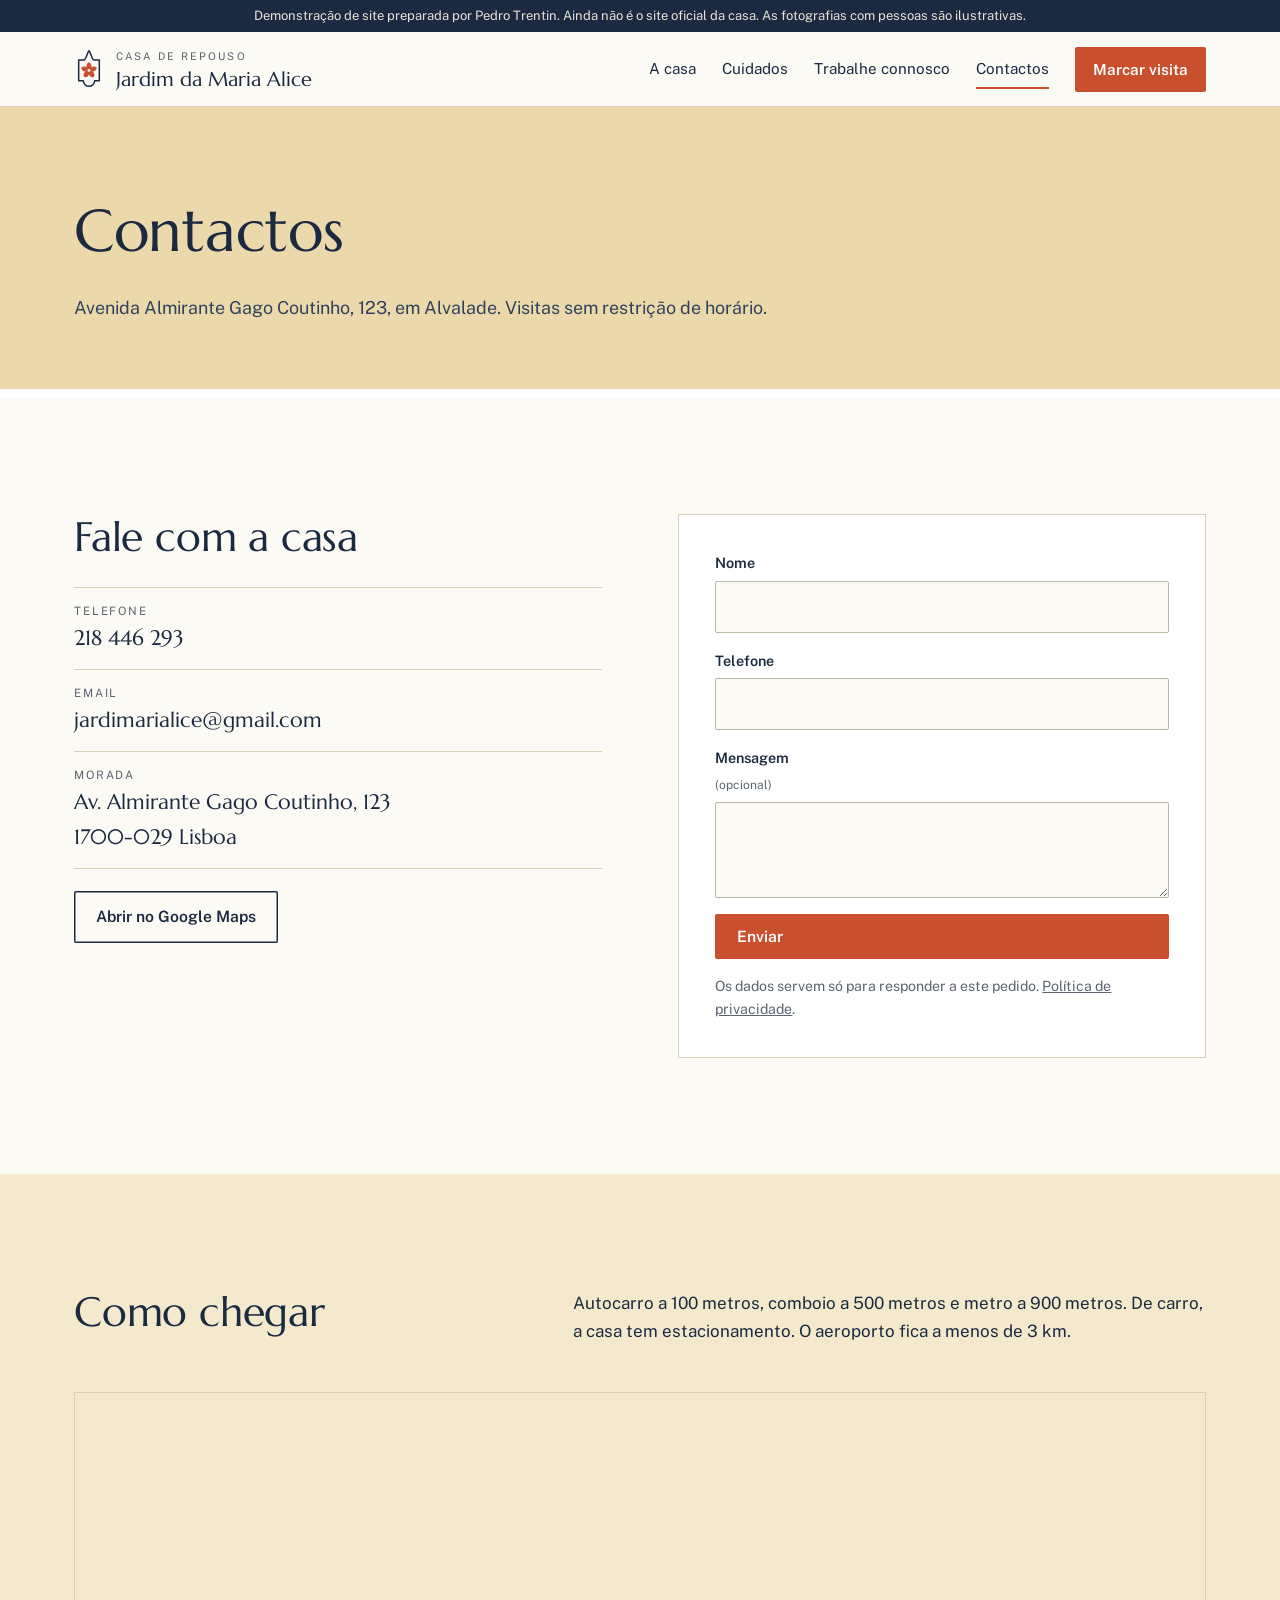
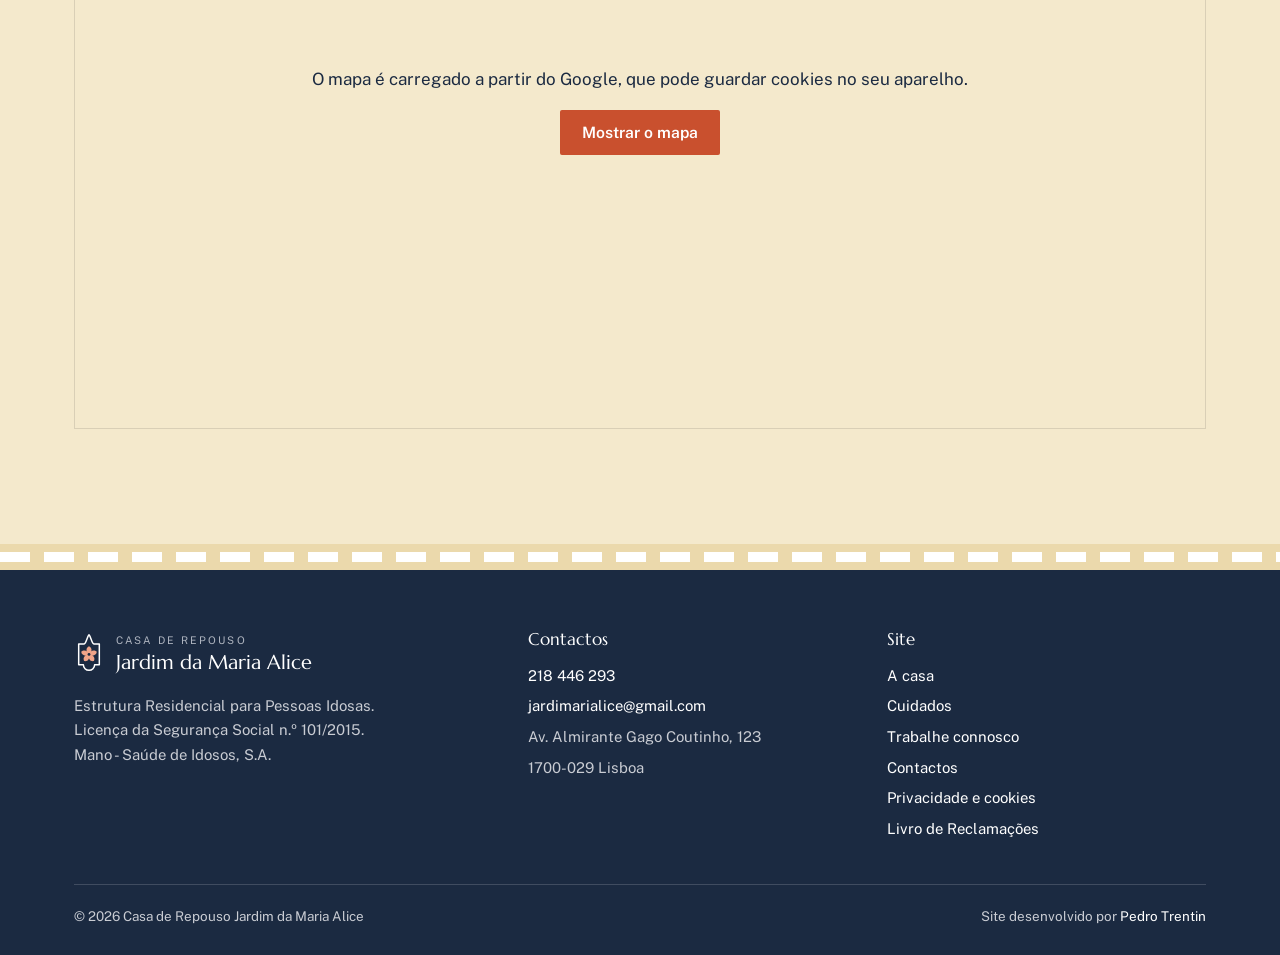
<file: contactos.html>
<!DOCTYPE html>
<html lang="pt-PT"><head><meta charset="utf-8"><meta name="viewport" content="width=device-width,initial-scale=1">
<title>Contactos | Jardim da Maria Alice</title><meta name="description" content="Telefone 218 446 293. Av. Almirante Gago Coutinho, 123, 1700-029 Lisboa.">
<link rel="canonical" href="https://www.jardimdamariaalice.pt/contactos.html"><meta property="og:title" content="Contactos | Jardim da Maria Alice"><meta property="og:description" content="Telefone 218 446 293. Av. Almirante Gago Coutinho, 123, 1700-029 Lisboa."><meta property="og:image" content="https://www.jardimdamariaalice.pt/og.jpg"><meta property="og:type" content="website"><meta property="og:locale" content="pt_PT">
<link rel="icon" href="favicon.svg" type="image/svg+xml"><meta name="theme-color" content="#EBD9AC">
<link rel="preload" href="assets/fonts/marcellus-latin-400-normal.woff2" as="font" type="font/woff2" crossorigin>
<link rel="stylesheet" href="assets/site.css">
</head><body>
<a class="pular" href="#conteudo">Saltar para o conteúdo</a><div class="demo">Demonstração de site preparada por Pedro Trentin. Ainda não é o site oficial da casa. As fotografias com pessoas são ilustrativas.</div>
<header class="topo"><div class="w"><a class="marca" href="index.html" aria-label="Jardim da Maria Alice, página inicial"><svg xmlns="http://www.w3.org/2000/svg" viewBox="0 0 64 86" aria-hidden="true"><path d="M10 24H21C26 24 28 8 32 4 36 8 38 24 43 24H54V68H44A12 12 0 0 1 20 68H10Z" fill="none" stroke="#1B2A41" stroke-width="3.2" stroke-linejoin="round"/><g transform="translate(32 46) scale(1.02)" fill="#C9502E"><path d="M0 0C-6.4-4.6-7.6-13.4 0-17.2 7.6-13.4 6.4-4.6 0 0Z" transform="rotate(0)"/><path d="M0 0C-6.4-4.6-7.6-13.4 0-17.2 7.6-13.4 6.4-4.6 0 0Z" transform="rotate(72)"/><path d="M0 0C-6.4-4.6-7.6-13.4 0-17.2 7.6-13.4 6.4-4.6 0 0Z" transform="rotate(144)"/><path d="M0 0C-6.4-4.6-7.6-13.4 0-17.2 7.6-13.4 6.4-4.6 0 0Z" transform="rotate(216)"/><path d="M0 0C-6.4-4.6-7.6-13.4 0-17.2 7.6-13.4 6.4-4.6 0 0Z" transform="rotate(288)"/><circle r="3" fill="#FCFAF4"/></g></svg><span><small>Casa de Repouso</small><b>Jardim da Maria Alice</b></span></a>
<button class="hamb" aria-label="Menu" aria-expanded="false"><span></span><span></span><span></span></button>
<nav class="menu" aria-label="Principal"><a href="a-casa.html">A casa</a><a href="cuidados.html">Cuidados</a><a href="trabalhe-connosco.html">Trabalhe connosco</a><a href="contactos.html" aria-current="page">Contactos</a><a class="bt" href="index.html#visita">Marcar visita</a></nav>
</div></header>
<main id="conteudo">
<section class="cab"><div class="w"><h1>Contactos</h1><p>Avenida Almirante Gago Coutinho, 123, em Alvalade. Visitas sem restrição de horário.</p></div></section>
<section class="sec"><div class="w pedido">
<div><h2>Fale com a casa</h2><ul class="contactos">
<li><small>Telefone</small><a href="tel:+351218446293">218 446 293</a></li>
<li><small>Email</small><a href="mailto:jardimarialice@gmail.com">jardimarialice@gmail.com</a></li>
<li><small>Morada</small><a href="https://www.google.com/maps/search/?api=1&query=Casa+de+Repouso+Jardim+da+Maria+Alice+Av.+Almirante+Gago+Coutinho+123+Lisboa" target="_blank" rel="noopener">Av. Almirante Gago Coutinho, 123<br>1700-029 Lisboa</a></li>
</ul>
<p style="margin-top:22px"><a class="bt claro" href="https://www.google.com/maps/search/?api=1&query=Casa+de+Repouso+Jardim+da+Maria+Alice+Av.+Almirante+Gago+Coutinho+123+Lisboa" target="_blank" rel="noopener">Abrir no Google Maps</a></p></div>
<form class="f" name="contacto" method="POST" data-netlify="true" netlify-honeypot="bot-field" data-email="jardimarialice@gmail.com" data-assunto="Contacto pelo site">
<input type="hidden" name="form-name" value="contacto"><p hidden><label>Não preencher <input name="bot-field"></label></p>
<label>Nome<input name="Nome" autocomplete="name" required></label>
<label>Telefone<input name="Telefone" type="tel" autocomplete="tel" inputmode="tel" required></label>
<label>Mensagem <small>(opcional)</small><textarea name="Mensagem"></textarea></label>
<button class="bt" type="submit">Enviar</button>
<small>Os dados servem só para responder a este pedido. <a href="privacidade.html">Política de privacidade</a>.</small>
<p class="ok" role="status">Pedido enviado. A casa entra em contacto pelo telefone indicado.</p>
</form>
</div></section>
<section class="sec fundo2"><div class="w">
<div class="duas" style="margin-bottom:30px"><h2>Como chegar</h2><p>Autocarro a 100 metros, comboio a 500 metros e metro a 900 metros. De carro, a casa tem estacionamento. O aeroporto fica a menos de 3 km.</p></div>
<div class="mapa" data-q="Av. Almirante Gago Coutinho, 123, 1700-029 Lisboa"><div><p>O mapa é carregado a partir do Google, que pode guardar cookies no seu aparelho.</p><button class="bt" type="button">Mostrar o mapa</button></div></div>
</div></section>
</main>
<div class="friso" aria-hidden="true"></div>
<footer><div class="w"><div class="cols">
<div><a class="marca" href="index.html" aria-label="Jardim da Maria Alice, página inicial"><svg xmlns="http://www.w3.org/2000/svg" viewBox="0 0 64 86" aria-hidden="true"><path d="M10 24H21C26 24 28 8 32 4 36 8 38 24 43 24H54V68H44A12 12 0 0 1 20 68H10Z" fill="none" stroke="#fff" stroke-width="3.2" stroke-linejoin="round"/><g transform="translate(32 46) scale(1.02)" fill="#F0A489"><path d="M0 0C-6.4-4.6-7.6-13.4 0-17.2 7.6-13.4 6.4-4.6 0 0Z" transform="rotate(0)"/><path d="M0 0C-6.4-4.6-7.6-13.4 0-17.2 7.6-13.4 6.4-4.6 0 0Z" transform="rotate(72)"/><path d="M0 0C-6.4-4.6-7.6-13.4 0-17.2 7.6-13.4 6.4-4.6 0 0Z" transform="rotate(144)"/><path d="M0 0C-6.4-4.6-7.6-13.4 0-17.2 7.6-13.4 6.4-4.6 0 0Z" transform="rotate(216)"/><path d="M0 0C-6.4-4.6-7.6-13.4 0-17.2 7.6-13.4 6.4-4.6 0 0Z" transform="rotate(288)"/><circle r="3" fill="#1B2A41"/></g></svg><span><small>Casa de Repouso</small><b>Jardim da Maria Alice</b></span></a><p style="margin-top:18px">Estrutura Residencial para Pessoas Idosas.<br>Licença da Segurança Social n.º 101/2015.<br>Mano - Saúde de Idosos, S.A.</p></div>
<div><h3>Contactos</h3><ul><li><a href="tel:+351218446293">218 446 293</a></li><li><a href="mailto:jardimarialice@gmail.com">jardimarialice@gmail.com</a></li><li>Av. Almirante Gago Coutinho, 123</li><li>1700-029 Lisboa</li></ul></div>
<div><h3>Site</h3><ul><li><a href="a-casa.html">A casa</a></li><li><a href="cuidados.html">Cuidados</a></li><li><a href="trabalhe-connosco.html">Trabalhe connosco</a></li><li><a href="contactos.html">Contactos</a></li><li><a href="privacidade.html">Privacidade e cookies</a></li><li><a href="https://www.livroreclamacoes.pt" target="_blank" rel="noopener">Livro de Reclamações</a></li></ul></div>
</div>
<div class="fim"><span>© 2026 Casa de Repouso Jardim da Maria Alice</span><span>Site desenvolvido por <a href="https://www.instagram.com/ph.trentin" target="_blank" rel="noopener">Pedro Trentin</a></span></div>
</div></footer>
<a class="bt liga" href="tel:+351218446293">Ligar</a>
<div class="visor" role="dialog" aria-label="Fotografia ampliada"><button class="x" aria-label="Fechar">×</button><button class="a" aria-label="Anterior">‹</button><img alt=""><button class="p" aria-label="Seguinte">›</button><p></p></div>
<script src="assets/site.js" defer></script>
</body></html>
</file>
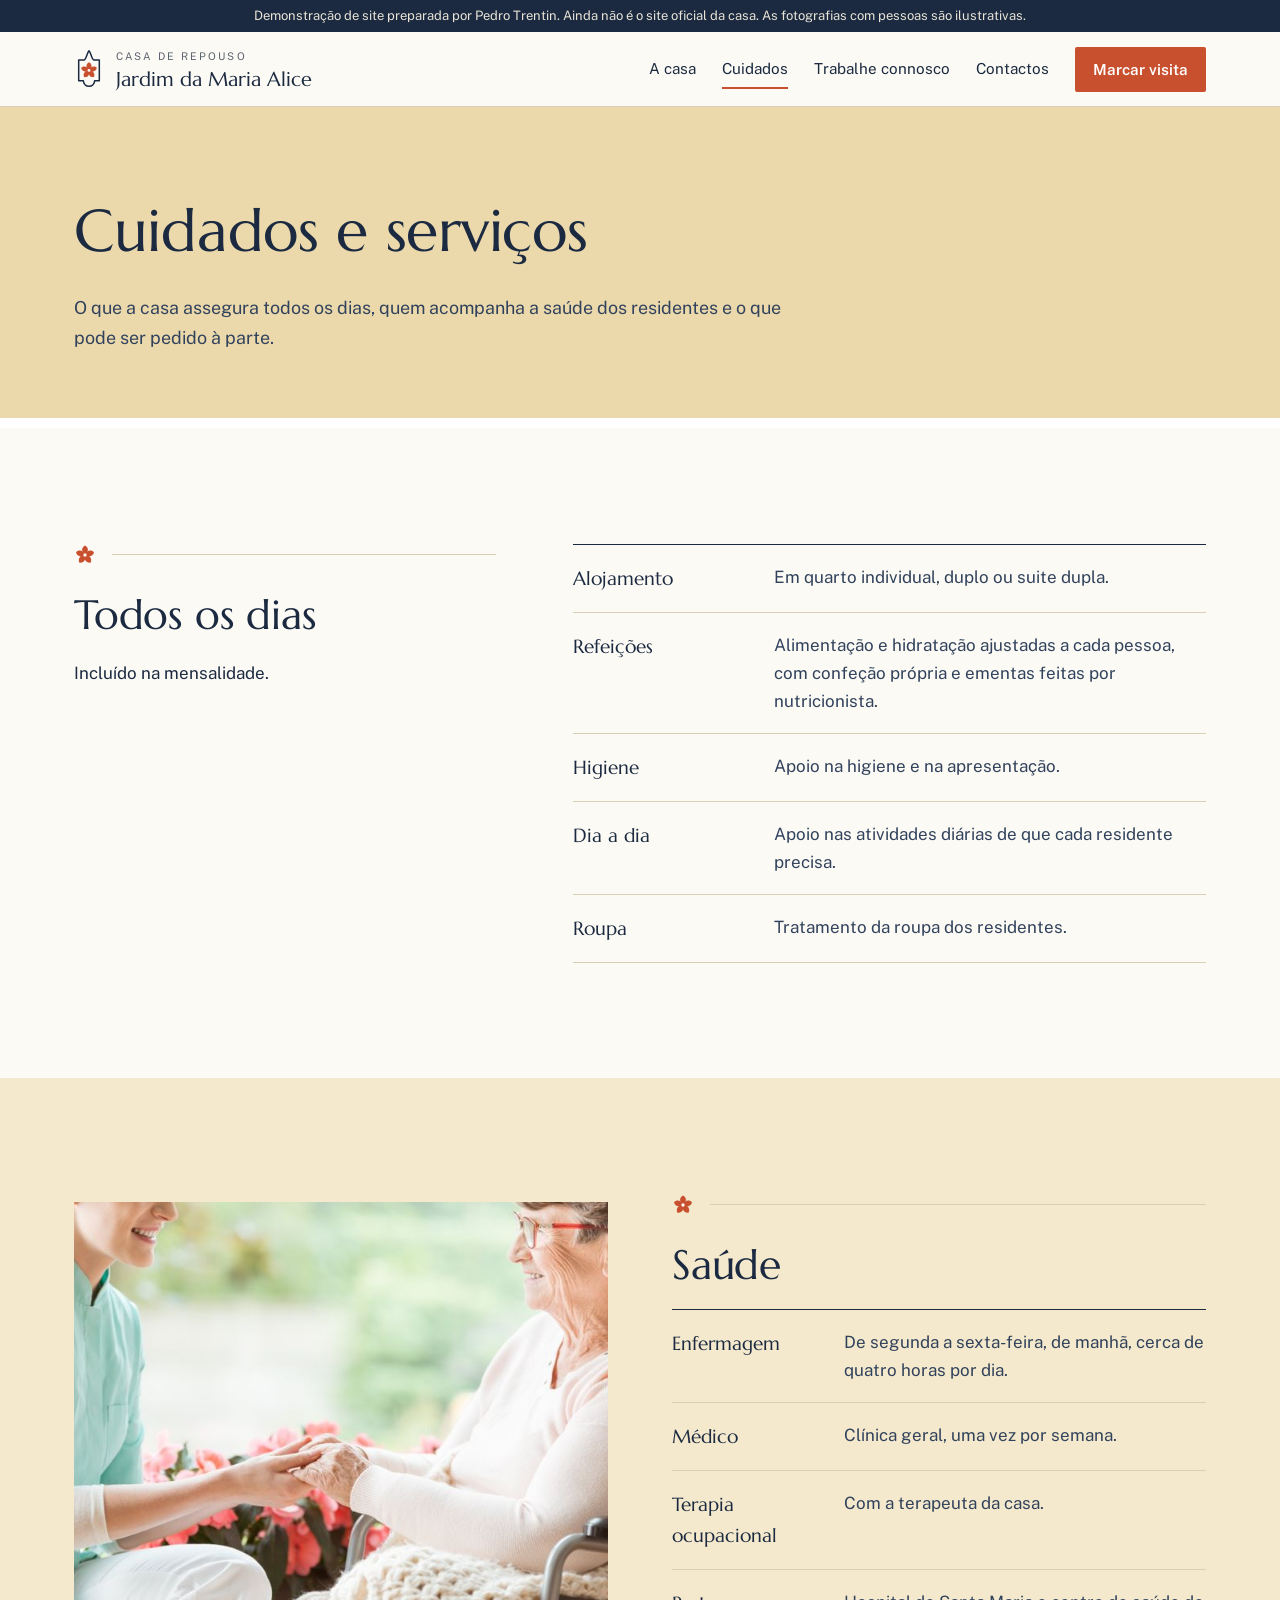
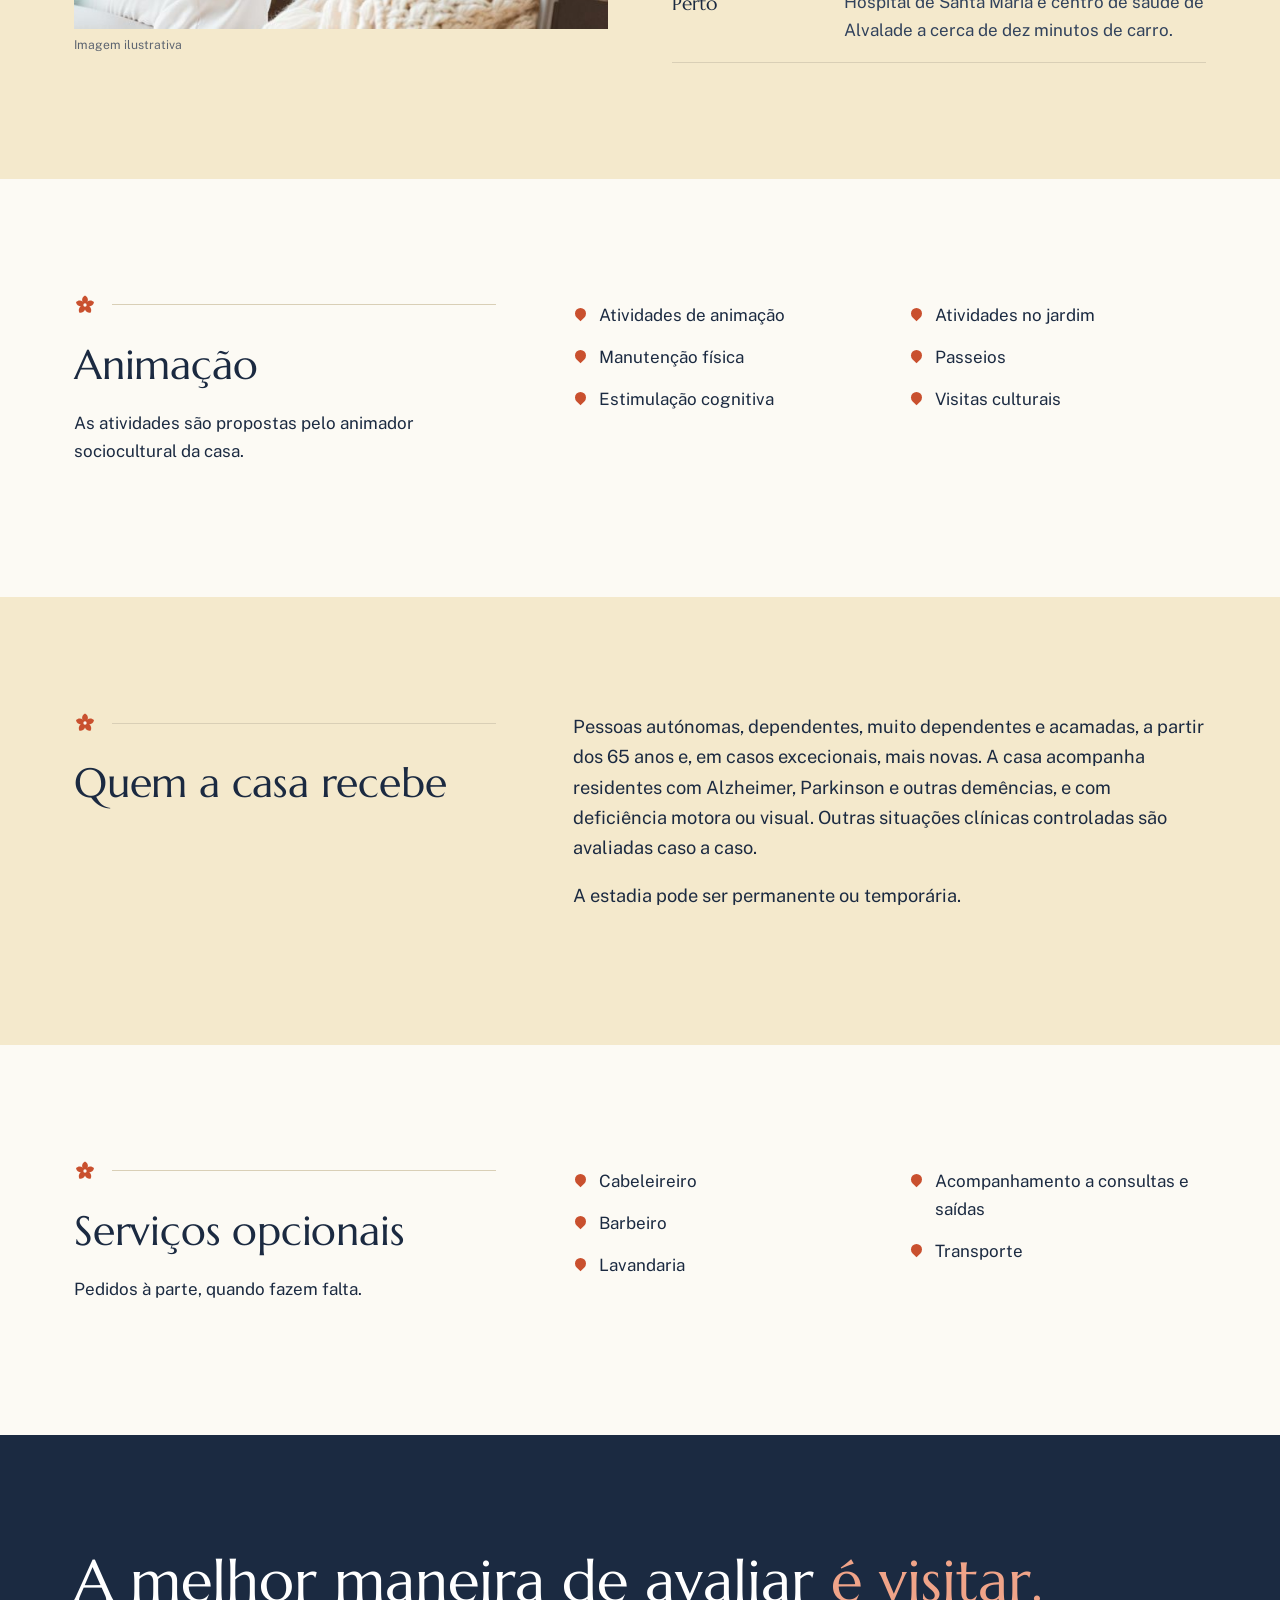
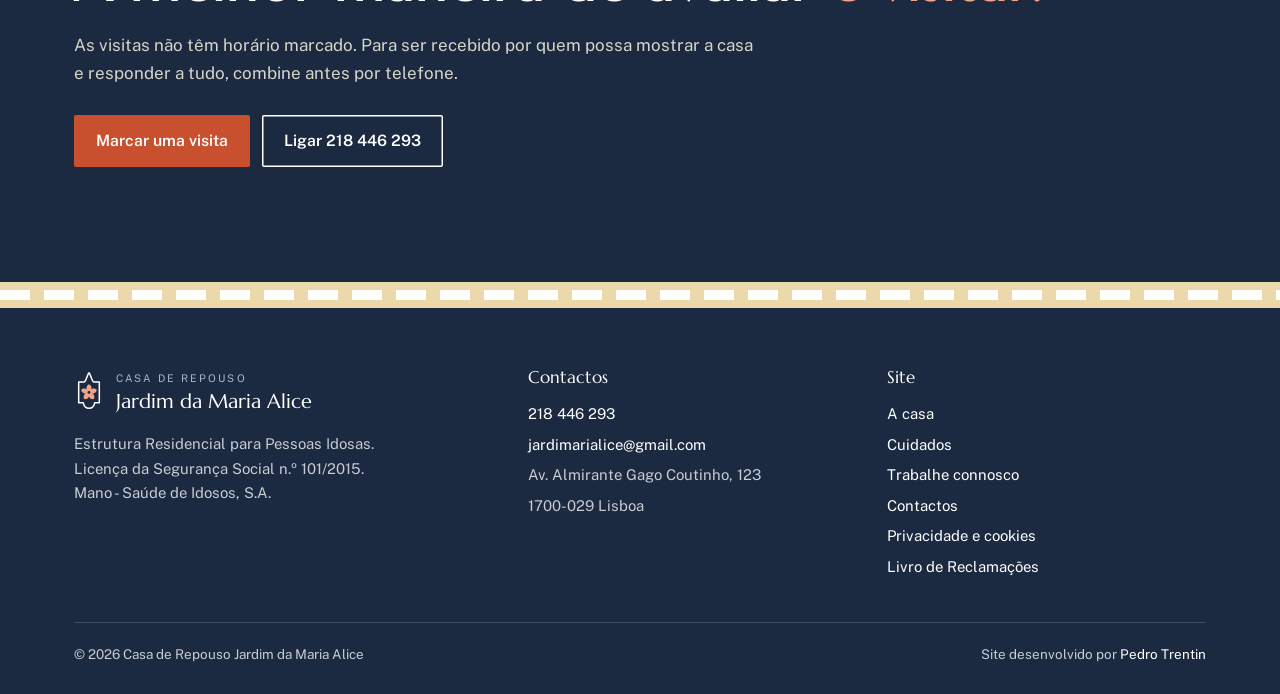
<file: cuidados.html>
<!DOCTYPE html>
<html lang="pt-PT"><head><meta charset="utf-8"><meta name="viewport" content="width=device-width,initial-scale=1">
<title>Cuidados e serviços | Jardim da Maria Alice</title><meta name="description" content="Enfermagem de segunda a sexta, médico semanal, terapia ocupacional, animação e alimentação com confeção própria.">
<link rel="canonical" href="https://www.jardimdamariaalice.pt/cuidados.html"><meta property="og:title" content="Cuidados e serviços | Jardim da Maria Alice"><meta property="og:description" content="Enfermagem de segunda a sexta, médico semanal, terapia ocupacional, animação e alimentação com confeção própria."><meta property="og:image" content="https://www.jardimdamariaalice.pt/og.jpg"><meta property="og:type" content="website"><meta property="og:locale" content="pt_PT">
<link rel="icon" href="favicon.svg" type="image/svg+xml"><meta name="theme-color" content="#EBD9AC">
<link rel="preload" href="assets/fonts/marcellus-latin-400-normal.woff2" as="font" type="font/woff2" crossorigin>
<link rel="stylesheet" href="assets/site.css">
</head><body>
<a class="pular" href="#conteudo">Saltar para o conteúdo</a><div class="demo">Demonstração de site preparada por Pedro Trentin. Ainda não é o site oficial da casa. As fotografias com pessoas são ilustrativas.</div>
<header class="topo"><div class="w"><a class="marca" href="index.html" aria-label="Jardim da Maria Alice, página inicial"><svg xmlns="http://www.w3.org/2000/svg" viewBox="0 0 64 86" aria-hidden="true"><path d="M10 24H21C26 24 28 8 32 4 36 8 38 24 43 24H54V68H44A12 12 0 0 1 20 68H10Z" fill="none" stroke="#1B2A41" stroke-width="3.2" stroke-linejoin="round"/><g transform="translate(32 46) scale(1.02)" fill="#C9502E"><path d="M0 0C-6.4-4.6-7.6-13.4 0-17.2 7.6-13.4 6.4-4.6 0 0Z" transform="rotate(0)"/><path d="M0 0C-6.4-4.6-7.6-13.4 0-17.2 7.6-13.4 6.4-4.6 0 0Z" transform="rotate(72)"/><path d="M0 0C-6.4-4.6-7.6-13.4 0-17.2 7.6-13.4 6.4-4.6 0 0Z" transform="rotate(144)"/><path d="M0 0C-6.4-4.6-7.6-13.4 0-17.2 7.6-13.4 6.4-4.6 0 0Z" transform="rotate(216)"/><path d="M0 0C-6.4-4.6-7.6-13.4 0-17.2 7.6-13.4 6.4-4.6 0 0Z" transform="rotate(288)"/><circle r="3" fill="#FCFAF4"/></g></svg><span><small>Casa de Repouso</small><b>Jardim da Maria Alice</b></span></a>
<button class="hamb" aria-label="Menu" aria-expanded="false"><span></span><span></span><span></span></button>
<nav class="menu" aria-label="Principal"><a href="a-casa.html">A casa</a><a href="cuidados.html" aria-current="page">Cuidados</a><a href="trabalhe-connosco.html">Trabalhe connosco</a><a href="contactos.html">Contactos</a><a class="bt" href="index.html#visita">Marcar visita</a></nav>
</div></header>
<main id="conteudo">
<section class="cab"><div class="w"><h1>Cuidados e serviços</h1><p>O que a casa assegura todos os dias, quem acompanha a saúde dos residentes e o que pode ser pedido à parte.</p></div></section>

<section class="sec"><div class="w duas">
<div><div class="flor-sep"><svg xmlns="http://www.w3.org/2000/svg" viewBox="-20 -20 40 40" aria-hidden="true"><g transform="translate(0 0) scale(1)" fill="currentColor"><path d="M0 0C-6.4-4.6-7.6-13.4 0-17.2 7.6-13.4 6.4-4.6 0 0Z" transform="rotate(0)"/><path d="M0 0C-6.4-4.6-7.6-13.4 0-17.2 7.6-13.4 6.4-4.6 0 0Z" transform="rotate(72)"/><path d="M0 0C-6.4-4.6-7.6-13.4 0-17.2 7.6-13.4 6.4-4.6 0 0Z" transform="rotate(144)"/><path d="M0 0C-6.4-4.6-7.6-13.4 0-17.2 7.6-13.4 6.4-4.6 0 0Z" transform="rotate(216)"/><path d="M0 0C-6.4-4.6-7.6-13.4 0-17.2 7.6-13.4 6.4-4.6 0 0Z" transform="rotate(288)"/><circle r="3" fill="#FCFAF4"/></g></svg></div><h2>Todos os dias</h2><p>Incluído na mensalidade.</p></div>
<ul class="linhas">
<li><b>Alojamento</b><span>Em quarto individual, duplo ou suite dupla.</span></li>
<li><b>Refeições</b><span>Alimentação e hidratação ajustadas a cada pessoa, com confeção própria e ementas feitas por nutricionista.</span></li>
<li><b>Higiene</b><span>Apoio na higiene e na apresentação.</span></li>
<li><b>Dia a dia</b><span>Apoio nas atividades diárias de que cada residente precisa.</span></li>
<li><b>Roupa</b><span>Tratamento da roupa dos residentes.</span></li>
</ul>
</div></section>

<section class="sec fundo2"><div class="w par">
<figure><img src="img/maos-800.jpg" srcset="img/maos-800.jpg 800w, img/maos-1600.jpg 1600w" sizes="(max-width:820px) 100vw, 50vw" alt="Profissional de saúde a segurar as mãos de uma residente" loading="lazy"><figcaption>Imagem ilustrativa</figcaption></figure>
<div><div class="flor-sep"><svg xmlns="http://www.w3.org/2000/svg" viewBox="-20 -20 40 40" aria-hidden="true"><g transform="translate(0 0) scale(1)" fill="currentColor"><path d="M0 0C-6.4-4.6-7.6-13.4 0-17.2 7.6-13.4 6.4-4.6 0 0Z" transform="rotate(0)"/><path d="M0 0C-6.4-4.6-7.6-13.4 0-17.2 7.6-13.4 6.4-4.6 0 0Z" transform="rotate(72)"/><path d="M0 0C-6.4-4.6-7.6-13.4 0-17.2 7.6-13.4 6.4-4.6 0 0Z" transform="rotate(144)"/><path d="M0 0C-6.4-4.6-7.6-13.4 0-17.2 7.6-13.4 6.4-4.6 0 0Z" transform="rotate(216)"/><path d="M0 0C-6.4-4.6-7.6-13.4 0-17.2 7.6-13.4 6.4-4.6 0 0Z" transform="rotate(288)"/><circle r="3" fill="#FCFAF4"/></g></svg></div><h2>Saúde</h2>
<ul class="linhas">
<li><b>Enfermagem</b><span>De segunda a sexta-feira, de manhã, cerca de quatro horas por dia.</span></li>
<li><b>Médico</b><span>Clínica geral, uma vez por semana.</span></li>
<li><b>Terapia ocupacional</b><span>Com a terapeuta da casa.</span></li>
<li><b>Perto</b><span>Hospital de Santa Maria e centro de saúde de Alvalade a cerca de dez minutos de carro.</span></li>
</ul></div>
</div></section>

<section class="sec"><div class="w duas">
<div><div class="flor-sep"><svg xmlns="http://www.w3.org/2000/svg" viewBox="-20 -20 40 40" aria-hidden="true"><g transform="translate(0 0) scale(1)" fill="currentColor"><path d="M0 0C-6.4-4.6-7.6-13.4 0-17.2 7.6-13.4 6.4-4.6 0 0Z" transform="rotate(0)"/><path d="M0 0C-6.4-4.6-7.6-13.4 0-17.2 7.6-13.4 6.4-4.6 0 0Z" transform="rotate(72)"/><path d="M0 0C-6.4-4.6-7.6-13.4 0-17.2 7.6-13.4 6.4-4.6 0 0Z" transform="rotate(144)"/><path d="M0 0C-6.4-4.6-7.6-13.4 0-17.2 7.6-13.4 6.4-4.6 0 0Z" transform="rotate(216)"/><path d="M0 0C-6.4-4.6-7.6-13.4 0-17.2 7.6-13.4 6.4-4.6 0 0Z" transform="rotate(288)"/><circle r="3" fill="#FCFAF4"/></g></svg></div><h2>Animação</h2><p>As atividades são propostas pelo animador sociocultural da casa.</p></div>
<ul class="petalas"><li>Atividades de animação</li><li>Manutenção física</li><li>Estimulação cognitiva</li><li>Atividades no jardim</li><li>Passeios</li><li>Visitas culturais</li></ul>
</div></section>

<section class="sec fundo2"><div class="w duas">
<div><div class="flor-sep"><svg xmlns="http://www.w3.org/2000/svg" viewBox="-20 -20 40 40" aria-hidden="true"><g transform="translate(0 0) scale(1)" fill="currentColor"><path d="M0 0C-6.4-4.6-7.6-13.4 0-17.2 7.6-13.4 6.4-4.6 0 0Z" transform="rotate(0)"/><path d="M0 0C-6.4-4.6-7.6-13.4 0-17.2 7.6-13.4 6.4-4.6 0 0Z" transform="rotate(72)"/><path d="M0 0C-6.4-4.6-7.6-13.4 0-17.2 7.6-13.4 6.4-4.6 0 0Z" transform="rotate(144)"/><path d="M0 0C-6.4-4.6-7.6-13.4 0-17.2 7.6-13.4 6.4-4.6 0 0Z" transform="rotate(216)"/><path d="M0 0C-6.4-4.6-7.6-13.4 0-17.2 7.6-13.4 6.4-4.6 0 0Z" transform="rotate(288)"/><circle r="3" fill="#FCFAF4"/></g></svg></div><h2>Quem a casa recebe</h2></div>
<div class="gr"><p>Pessoas autónomas, dependentes, muito dependentes e acamadas, a partir dos 65 anos e, em casos excecionais, mais novas. A casa acompanha residentes com Alzheimer, Parkinson e outras demências, e com deficiência motora ou visual. Outras situações clínicas controladas são avaliadas caso a caso.</p>
<p>A estadia pode ser permanente ou temporária.</p></div>
</div></section>

<section class="sec"><div class="w duas">
<div><div class="flor-sep"><svg xmlns="http://www.w3.org/2000/svg" viewBox="-20 -20 40 40" aria-hidden="true"><g transform="translate(0 0) scale(1)" fill="currentColor"><path d="M0 0C-6.4-4.6-7.6-13.4 0-17.2 7.6-13.4 6.4-4.6 0 0Z" transform="rotate(0)"/><path d="M0 0C-6.4-4.6-7.6-13.4 0-17.2 7.6-13.4 6.4-4.6 0 0Z" transform="rotate(72)"/><path d="M0 0C-6.4-4.6-7.6-13.4 0-17.2 7.6-13.4 6.4-4.6 0 0Z" transform="rotate(144)"/><path d="M0 0C-6.4-4.6-7.6-13.4 0-17.2 7.6-13.4 6.4-4.6 0 0Z" transform="rotate(216)"/><path d="M0 0C-6.4-4.6-7.6-13.4 0-17.2 7.6-13.4 6.4-4.6 0 0Z" transform="rotate(288)"/><circle r="3" fill="#FCFAF4"/></g></svg></div><h2>Serviços opcionais</h2><p>Pedidos à parte, quando fazem falta.</p></div>
<ul class="petalas"><li>Cabeleireiro</li><li>Barbeiro</li><li>Lavandaria</li><li>Acompanhamento a consultas e saídas</li><li>Transporte</li></ul>
</div></section>

<section class="sec faixa"><div class="w"><p class="grande">A melhor maneira de avaliar <em>é visitar.</em></p><p>As visitas não têm horário marcado. Para ser recebido por quem possa mostrar a casa e responder a tudo, combine antes por telefone.</p>
<div class="acoes"><a class="bt" href="index.html#visita">Marcar uma visita</a><a class="bt claro" href="tel:+351218446293">Ligar 218 446 293</a></div></div></section>
</main>
<div class="friso" aria-hidden="true"></div>
<footer><div class="w"><div class="cols">
<div><a class="marca" href="index.html" aria-label="Jardim da Maria Alice, página inicial"><svg xmlns="http://www.w3.org/2000/svg" viewBox="0 0 64 86" aria-hidden="true"><path d="M10 24H21C26 24 28 8 32 4 36 8 38 24 43 24H54V68H44A12 12 0 0 1 20 68H10Z" fill="none" stroke="#fff" stroke-width="3.2" stroke-linejoin="round"/><g transform="translate(32 46) scale(1.02)" fill="#F0A489"><path d="M0 0C-6.4-4.6-7.6-13.4 0-17.2 7.6-13.4 6.4-4.6 0 0Z" transform="rotate(0)"/><path d="M0 0C-6.4-4.6-7.6-13.4 0-17.2 7.6-13.4 6.4-4.6 0 0Z" transform="rotate(72)"/><path d="M0 0C-6.4-4.6-7.6-13.4 0-17.2 7.6-13.4 6.4-4.6 0 0Z" transform="rotate(144)"/><path d="M0 0C-6.4-4.6-7.6-13.4 0-17.2 7.6-13.4 6.4-4.6 0 0Z" transform="rotate(216)"/><path d="M0 0C-6.4-4.6-7.6-13.4 0-17.2 7.6-13.4 6.4-4.6 0 0Z" transform="rotate(288)"/><circle r="3" fill="#1B2A41"/></g></svg><span><small>Casa de Repouso</small><b>Jardim da Maria Alice</b></span></a><p style="margin-top:18px">Estrutura Residencial para Pessoas Idosas.<br>Licença da Segurança Social n.º 101/2015.<br>Mano - Saúde de Idosos, S.A.</p></div>
<div><h3>Contactos</h3><ul><li><a href="tel:+351218446293">218 446 293</a></li><li><a href="mailto:jardimarialice@gmail.com">jardimarialice@gmail.com</a></li><li>Av. Almirante Gago Coutinho, 123</li><li>1700-029 Lisboa</li></ul></div>
<div><h3>Site</h3><ul><li><a href="a-casa.html">A casa</a></li><li><a href="cuidados.html">Cuidados</a></li><li><a href="trabalhe-connosco.html">Trabalhe connosco</a></li><li><a href="contactos.html">Contactos</a></li><li><a href="privacidade.html">Privacidade e cookies</a></li><li><a href="https://www.livroreclamacoes.pt" target="_blank" rel="noopener">Livro de Reclamações</a></li></ul></div>
</div>
<div class="fim"><span>© 2026 Casa de Repouso Jardim da Maria Alice</span><span>Site desenvolvido por <a href="https://www.instagram.com/ph.trentin" target="_blank" rel="noopener">Pedro Trentin</a></span></div>
</div></footer>
<a class="bt liga" href="tel:+351218446293">Ligar</a>
<div class="visor" role="dialog" aria-label="Fotografia ampliada"><button class="x" aria-label="Fechar">×</button><button class="a" aria-label="Anterior">‹</button><img alt=""><button class="p" aria-label="Seguinte">›</button><p></p></div>
<script src="assets/site.js" defer></script>
</body></html>
</file>
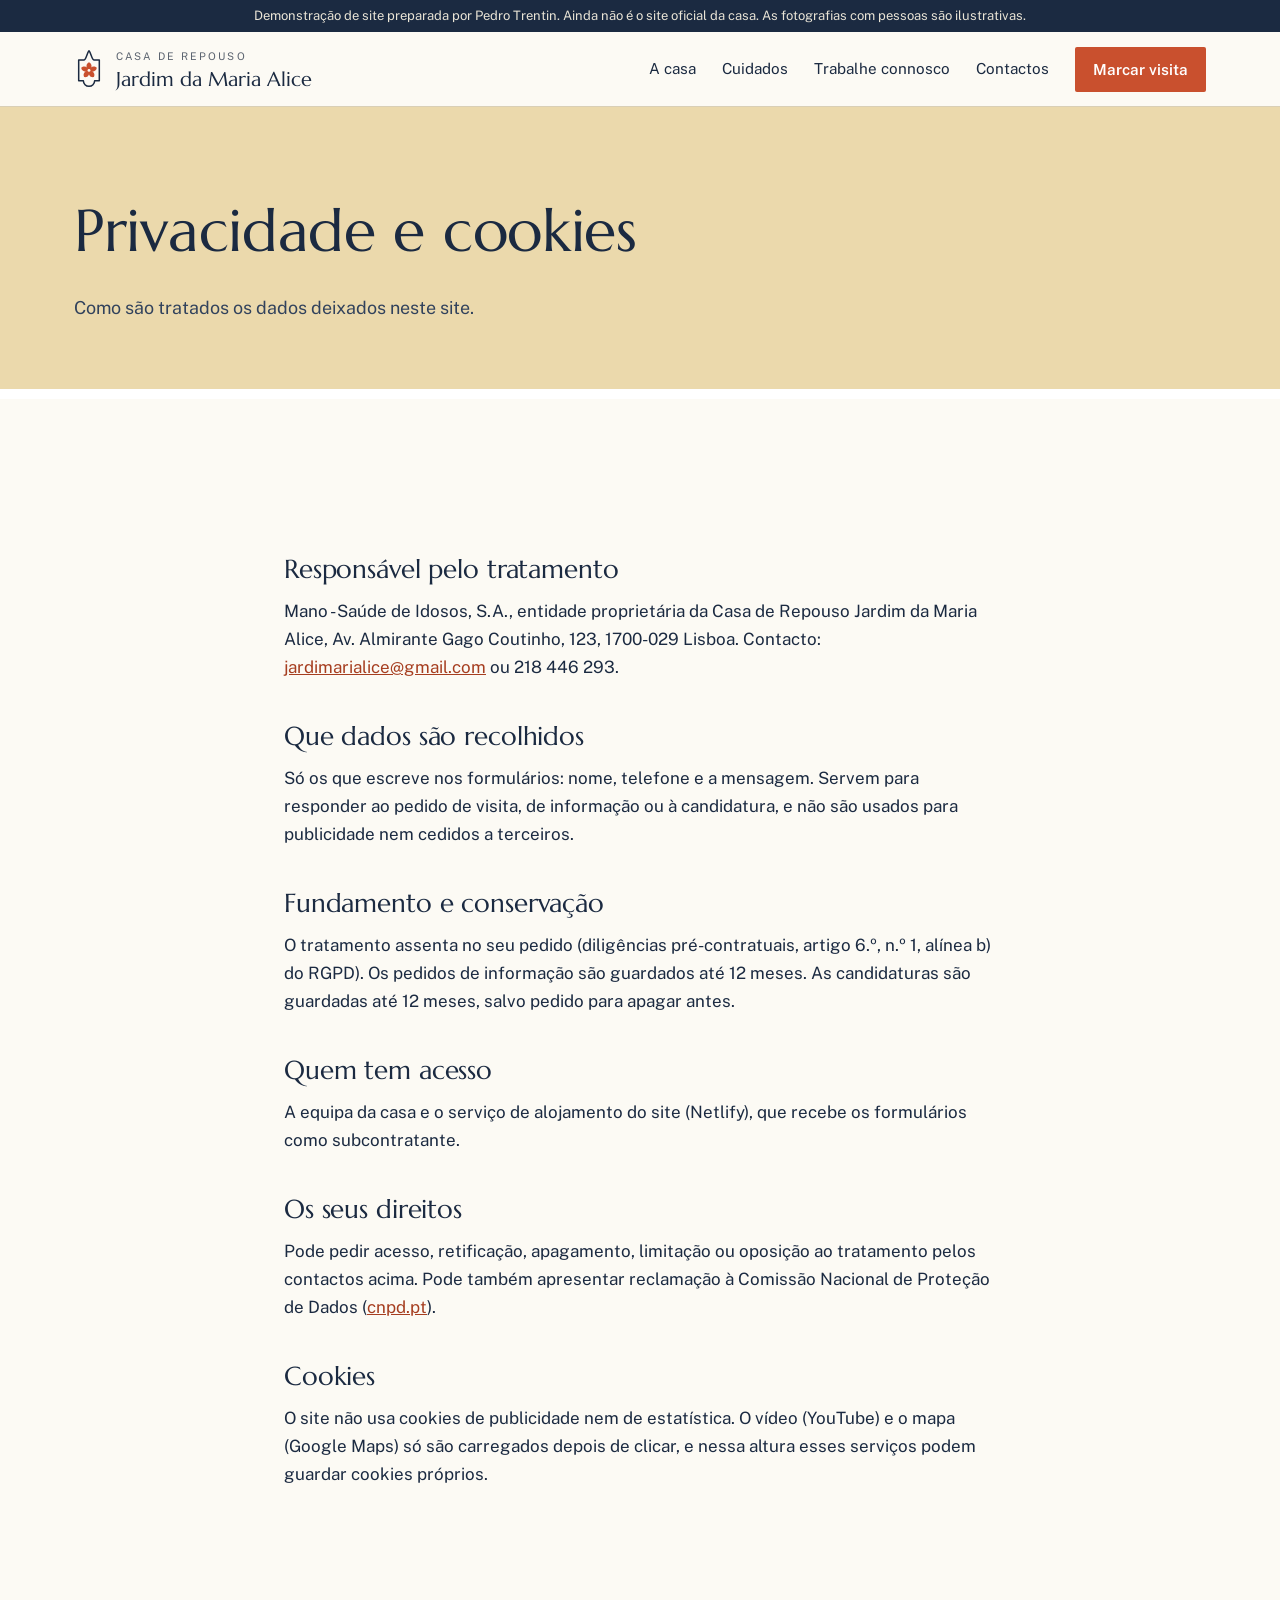
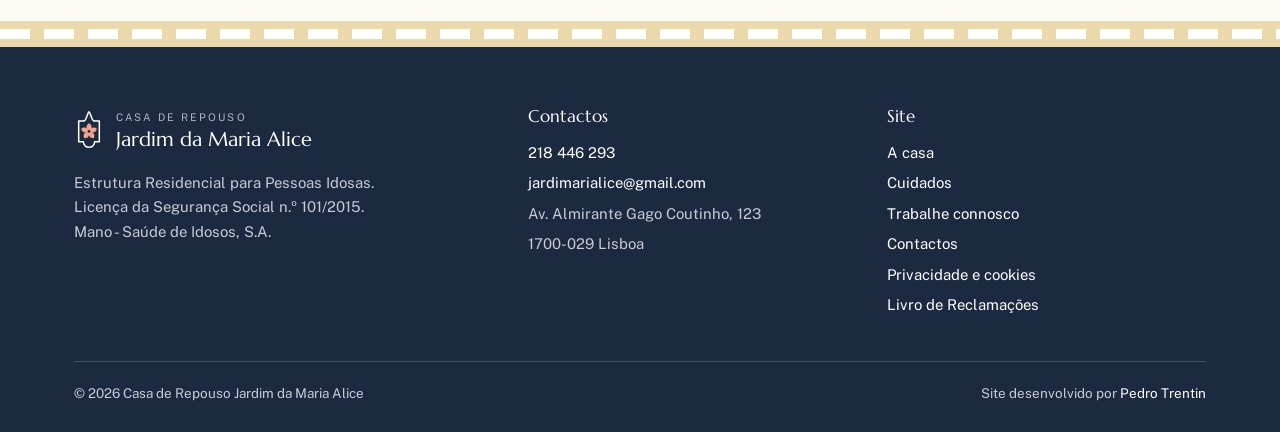
<file: privacidade.html>
<!DOCTYPE html>
<html lang="pt-PT"><head><meta charset="utf-8"><meta name="viewport" content="width=device-width,initial-scale=1">
<title>Privacidade e cookies | Jardim da Maria Alice</title><meta name="description" content="Política de privacidade e cookies.">
<link rel="canonical" href="https://www.jardimdamariaalice.pt/privacidade.html"><meta property="og:title" content="Privacidade e cookies | Jardim da Maria Alice"><meta property="og:description" content="Política de privacidade e cookies."><meta property="og:image" content="https://www.jardimdamariaalice.pt/og.jpg"><meta property="og:type" content="website"><meta property="og:locale" content="pt_PT">
<link rel="icon" href="favicon.svg" type="image/svg+xml"><meta name="theme-color" content="#EBD9AC">
<link rel="preload" href="assets/fonts/marcellus-latin-400-normal.woff2" as="font" type="font/woff2" crossorigin>
<link rel="stylesheet" href="assets/site.css">
</head><body>
<a class="pular" href="#conteudo">Saltar para o conteúdo</a><div class="demo">Demonstração de site preparada por Pedro Trentin. Ainda não é o site oficial da casa. As fotografias com pessoas são ilustrativas.</div>
<header class="topo"><div class="w"><a class="marca" href="index.html" aria-label="Jardim da Maria Alice, página inicial"><svg xmlns="http://www.w3.org/2000/svg" viewBox="0 0 64 86" aria-hidden="true"><path d="M10 24H21C26 24 28 8 32 4 36 8 38 24 43 24H54V68H44A12 12 0 0 1 20 68H10Z" fill="none" stroke="#1B2A41" stroke-width="3.2" stroke-linejoin="round"/><g transform="translate(32 46) scale(1.02)" fill="#C9502E"><path d="M0 0C-6.4-4.6-7.6-13.4 0-17.2 7.6-13.4 6.4-4.6 0 0Z" transform="rotate(0)"/><path d="M0 0C-6.4-4.6-7.6-13.4 0-17.2 7.6-13.4 6.4-4.6 0 0Z" transform="rotate(72)"/><path d="M0 0C-6.4-4.6-7.6-13.4 0-17.2 7.6-13.4 6.4-4.6 0 0Z" transform="rotate(144)"/><path d="M0 0C-6.4-4.6-7.6-13.4 0-17.2 7.6-13.4 6.4-4.6 0 0Z" transform="rotate(216)"/><path d="M0 0C-6.4-4.6-7.6-13.4 0-17.2 7.6-13.4 6.4-4.6 0 0Z" transform="rotate(288)"/><circle r="3" fill="#FCFAF4"/></g></svg><span><small>Casa de Repouso</small><b>Jardim da Maria Alice</b></span></a>
<button class="hamb" aria-label="Menu" aria-expanded="false"><span></span><span></span><span></span></button>
<nav class="menu" aria-label="Principal"><a href="a-casa.html">A casa</a><a href="cuidados.html">Cuidados</a><a href="trabalhe-connosco.html">Trabalhe connosco</a><a href="contactos.html">Contactos</a><a class="bt" href="index.html#visita">Marcar visita</a></nav>
</div></header>
<main id="conteudo">
<section class="cab"><div class="w"><h1>Privacidade e cookies</h1><p>Como são tratados os dados deixados neste site.</p></div></section>
<section class="sec"><div class="w estreito prosa">
<h2>Responsável pelo tratamento</h2>
<p>Mano - Saúde de Idosos, S.A., entidade proprietária da Casa de Repouso Jardim da Maria Alice, Av. Almirante Gago Coutinho, 123, 1700-029 Lisboa. Contacto: <a href="mailto:jardimarialice@gmail.com">jardimarialice@gmail.com</a> ou 218 446 293.</p>
<h2>Que dados são recolhidos</h2>
<p>Só os que escreve nos formulários: nome, telefone e a mensagem. Servem para responder ao pedido de visita, de informação ou à candidatura, e não são usados para publicidade nem cedidos a terceiros.</p>
<h2>Fundamento e conservação</h2>
<p>O tratamento assenta no seu pedido (diligências pré-contratuais, artigo 6.º, n.º 1, alínea b) do RGPD). Os pedidos de informação são guardados até 12 meses. As candidaturas são guardadas até 12 meses, salvo pedido para apagar antes.</p>
<h2>Quem tem acesso</h2>
<p>A equipa da casa e o serviço de alojamento do site (Netlify), que recebe os formulários como subcontratante.</p>
<h2>Os seus direitos</h2>
<p>Pode pedir acesso, retificação, apagamento, limitação ou oposição ao tratamento pelos contactos acima. Pode também apresentar reclamação à Comissão Nacional de Proteção de Dados (<a href="https://www.cnpd.pt" target="_blank" rel="noopener">cnpd.pt</a>).</p>
<h2 id="cookies">Cookies</h2>
<p>O site não usa cookies de publicidade nem de estatística. O vídeo (YouTube) e o mapa (Google Maps) só são carregados depois de clicar, e nessa altura esses serviços podem guardar cookies próprios.</p>
</div></section>
</main>
<div class="friso" aria-hidden="true"></div>
<footer><div class="w"><div class="cols">
<div><a class="marca" href="index.html" aria-label="Jardim da Maria Alice, página inicial"><svg xmlns="http://www.w3.org/2000/svg" viewBox="0 0 64 86" aria-hidden="true"><path d="M10 24H21C26 24 28 8 32 4 36 8 38 24 43 24H54V68H44A12 12 0 0 1 20 68H10Z" fill="none" stroke="#fff" stroke-width="3.2" stroke-linejoin="round"/><g transform="translate(32 46) scale(1.02)" fill="#F0A489"><path d="M0 0C-6.4-4.6-7.6-13.4 0-17.2 7.6-13.4 6.4-4.6 0 0Z" transform="rotate(0)"/><path d="M0 0C-6.4-4.6-7.6-13.4 0-17.2 7.6-13.4 6.4-4.6 0 0Z" transform="rotate(72)"/><path d="M0 0C-6.4-4.6-7.6-13.4 0-17.2 7.6-13.4 6.4-4.6 0 0Z" transform="rotate(144)"/><path d="M0 0C-6.4-4.6-7.6-13.4 0-17.2 7.6-13.4 6.4-4.6 0 0Z" transform="rotate(216)"/><path d="M0 0C-6.4-4.6-7.6-13.4 0-17.2 7.6-13.4 6.4-4.6 0 0Z" transform="rotate(288)"/><circle r="3" fill="#1B2A41"/></g></svg><span><small>Casa de Repouso</small><b>Jardim da Maria Alice</b></span></a><p style="margin-top:18px">Estrutura Residencial para Pessoas Idosas.<br>Licença da Segurança Social n.º 101/2015.<br>Mano - Saúde de Idosos, S.A.</p></div>
<div><h3>Contactos</h3><ul><li><a href="tel:+351218446293">218 446 293</a></li><li><a href="mailto:jardimarialice@gmail.com">jardimarialice@gmail.com</a></li><li>Av. Almirante Gago Coutinho, 123</li><li>1700-029 Lisboa</li></ul></div>
<div><h3>Site</h3><ul><li><a href="a-casa.html">A casa</a></li><li><a href="cuidados.html">Cuidados</a></li><li><a href="trabalhe-connosco.html">Trabalhe connosco</a></li><li><a href="contactos.html">Contactos</a></li><li><a href="privacidade.html">Privacidade e cookies</a></li><li><a href="https://www.livroreclamacoes.pt" target="_blank" rel="noopener">Livro de Reclamações</a></li></ul></div>
</div>
<div class="fim"><span>© 2026 Casa de Repouso Jardim da Maria Alice</span><span>Site desenvolvido por <a href="https://www.instagram.com/ph.trentin" target="_blank" rel="noopener">Pedro Trentin</a></span></div>
</div></footer>
<a class="bt liga" href="tel:+351218446293">Ligar</a>
<div class="visor" role="dialog" aria-label="Fotografia ampliada"><button class="x" aria-label="Fechar">×</button><button class="a" aria-label="Anterior">‹</button><img alt=""><button class="p" aria-label="Seguinte">›</button><p></p></div>
<script src="assets/site.js" defer></script>
</body></html>
</file>
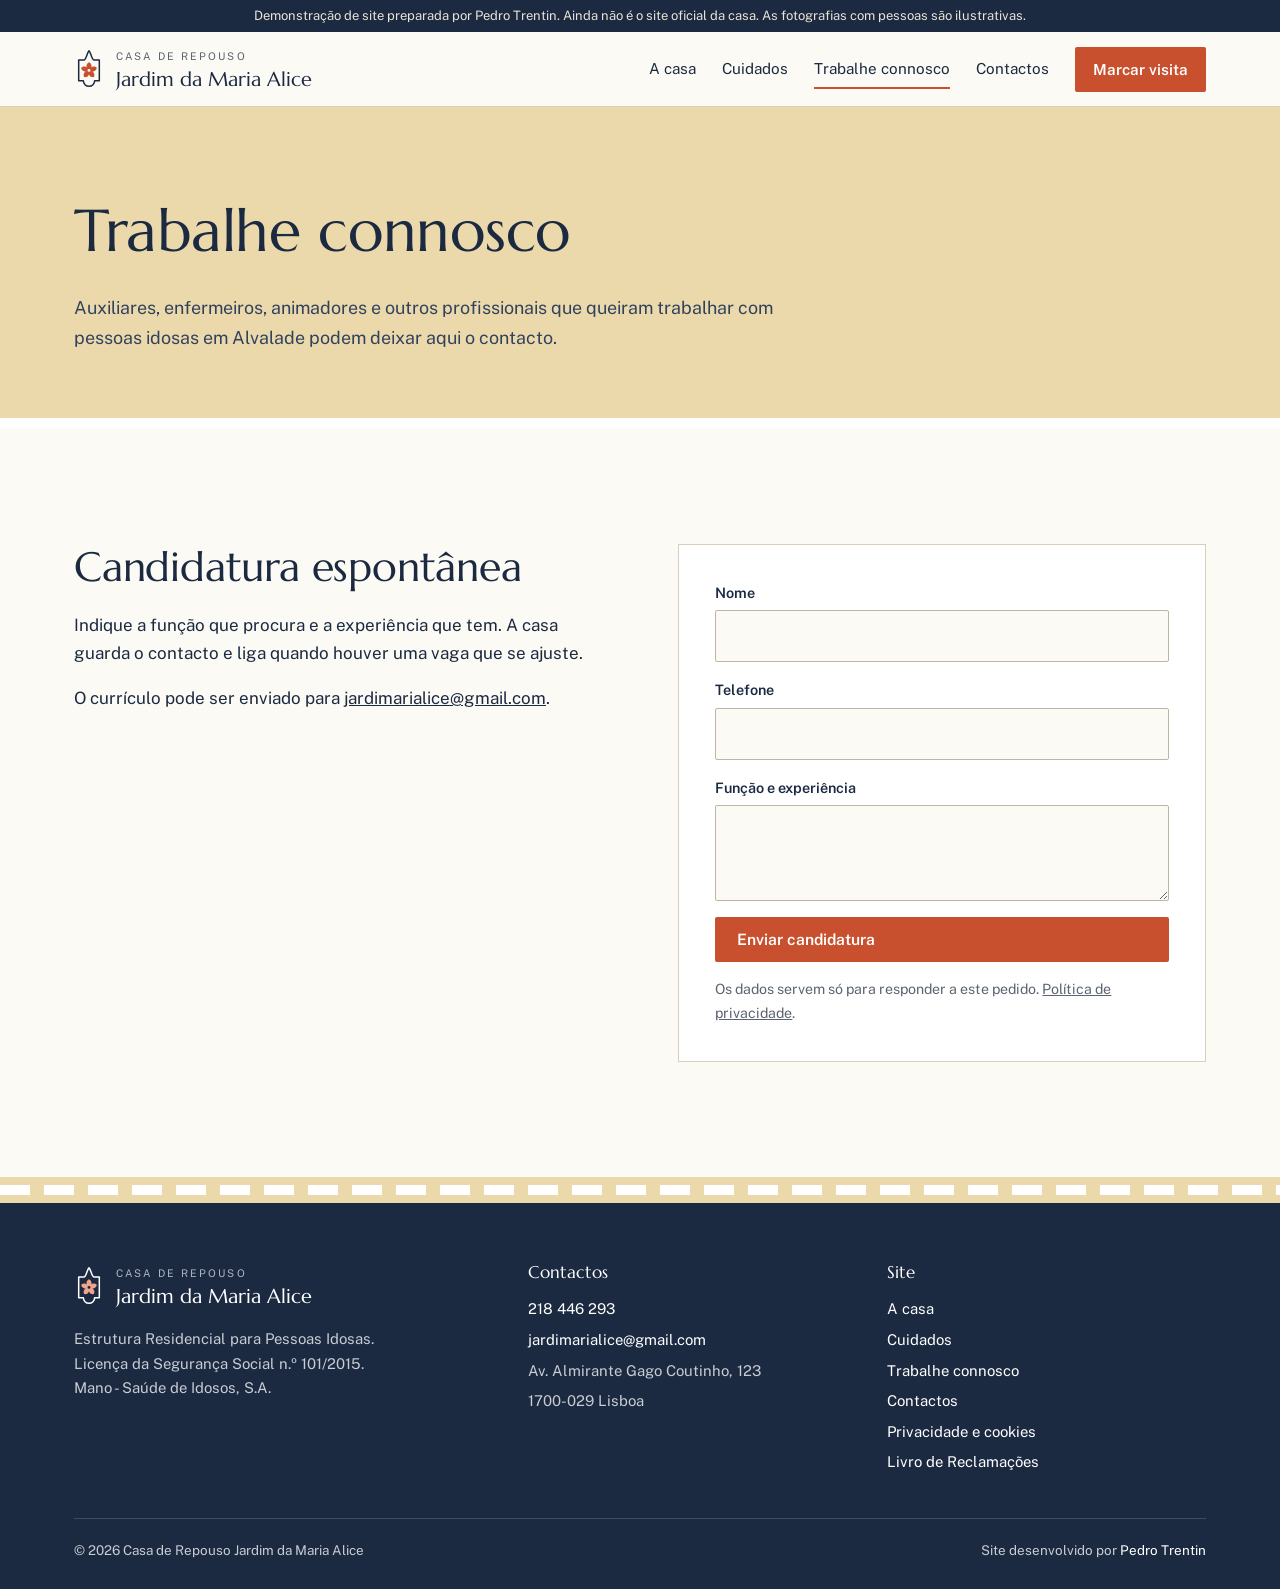
<file: trabalhe-connosco.html>
<!DOCTYPE html>
<html lang="pt-PT"><head><meta charset="utf-8"><meta name="viewport" content="width=device-width,initial-scale=1">
<title>Trabalhe connosco | Jardim da Maria Alice</title><meta name="description" content="Candidaturas espontâneas para a Casa de Repouso Jardim da Maria Alice, em Alvalade.">
<link rel="canonical" href="https://www.jardimdamariaalice.pt/trabalhe-connosco.html"><meta property="og:title" content="Trabalhe connosco | Jardim da Maria Alice"><meta property="og:description" content="Candidaturas espontâneas para a Casa de Repouso Jardim da Maria Alice, em Alvalade."><meta property="og:image" content="https://www.jardimdamariaalice.pt/og.jpg"><meta property="og:type" content="website"><meta property="og:locale" content="pt_PT">
<link rel="icon" href="favicon.svg" type="image/svg+xml"><meta name="theme-color" content="#EBD9AC">
<link rel="preload" href="assets/fonts/marcellus-latin-400-normal.woff2" as="font" type="font/woff2" crossorigin>
<link rel="stylesheet" href="assets/site.css">
</head><body>
<a class="pular" href="#conteudo">Saltar para o conteúdo</a><div class="demo">Demonstração de site preparada por Pedro Trentin. Ainda não é o site oficial da casa. As fotografias com pessoas são ilustrativas.</div>
<header class="topo"><div class="w"><a class="marca" href="index.html" aria-label="Jardim da Maria Alice, página inicial"><svg xmlns="http://www.w3.org/2000/svg" viewBox="0 0 64 86" aria-hidden="true"><path d="M10 24H21C26 24 28 8 32 4 36 8 38 24 43 24H54V68H44A12 12 0 0 1 20 68H10Z" fill="none" stroke="#1B2A41" stroke-width="3.2" stroke-linejoin="round"/><g transform="translate(32 46) scale(1.02)" fill="#C9502E"><path d="M0 0C-6.4-4.6-7.6-13.4 0-17.2 7.6-13.4 6.4-4.6 0 0Z" transform="rotate(0)"/><path d="M0 0C-6.4-4.6-7.6-13.4 0-17.2 7.6-13.4 6.4-4.6 0 0Z" transform="rotate(72)"/><path d="M0 0C-6.4-4.6-7.6-13.4 0-17.2 7.6-13.4 6.4-4.6 0 0Z" transform="rotate(144)"/><path d="M0 0C-6.4-4.6-7.6-13.4 0-17.2 7.6-13.4 6.4-4.6 0 0Z" transform="rotate(216)"/><path d="M0 0C-6.4-4.6-7.6-13.4 0-17.2 7.6-13.4 6.4-4.6 0 0Z" transform="rotate(288)"/><circle r="3" fill="#FCFAF4"/></g></svg><span><small>Casa de Repouso</small><b>Jardim da Maria Alice</b></span></a>
<button class="hamb" aria-label="Menu" aria-expanded="false"><span></span><span></span><span></span></button>
<nav class="menu" aria-label="Principal"><a href="a-casa.html">A casa</a><a href="cuidados.html">Cuidados</a><a href="trabalhe-connosco.html" aria-current="page">Trabalhe connosco</a><a href="contactos.html">Contactos</a><a class="bt" href="index.html#visita">Marcar visita</a></nav>
</div></header>
<main id="conteudo">
<section class="cab"><div class="w"><h1>Trabalhe connosco</h1><p>Auxiliares, enfermeiros, animadores e outros profissionais que queiram trabalhar com pessoas idosas em Alvalade podem deixar aqui o contacto.</p></div></section>
<section class="sec"><div class="w pedido">
<div><h2>Candidatura espontânea</h2><p>Indique a função que procura e a experiência que tem. A casa guarda o contacto e liga quando houver uma vaga que se ajuste.</p><p>O currículo pode ser enviado para <a href="mailto:jardimarialice@gmail.com">jardimarialice@gmail.com</a>.</p></div>
<form class="f" name="candidatura" method="POST" data-netlify="true" netlify-honeypot="bot-field" data-email="jardimarialice@gmail.com" data-assunto="Candidatura pelo site">
<input type="hidden" name="form-name" value="candidatura"><p hidden><label>Não preencher <input name="bot-field"></label></p>
<label>Nome<input name="Nome" autocomplete="name" required></label>
<label>Telefone<input name="Telefone" type="tel" autocomplete="tel" inputmode="tel" required></label>
<label>Função e experiência<textarea name="Mensagem"></textarea></label>
<button class="bt" type="submit">Enviar candidatura</button>
<small>Os dados servem só para responder a este pedido. <a href="privacidade.html">Política de privacidade</a>.</small>
<p class="ok" role="status">Pedido enviado. A casa entra em contacto pelo telefone indicado.</p>
</form>
</div></section>
</main>
<div class="friso" aria-hidden="true"></div>
<footer><div class="w"><div class="cols">
<div><a class="marca" href="index.html" aria-label="Jardim da Maria Alice, página inicial"><svg xmlns="http://www.w3.org/2000/svg" viewBox="0 0 64 86" aria-hidden="true"><path d="M10 24H21C26 24 28 8 32 4 36 8 38 24 43 24H54V68H44A12 12 0 0 1 20 68H10Z" fill="none" stroke="#fff" stroke-width="3.2" stroke-linejoin="round"/><g transform="translate(32 46) scale(1.02)" fill="#F0A489"><path d="M0 0C-6.4-4.6-7.6-13.4 0-17.2 7.6-13.4 6.4-4.6 0 0Z" transform="rotate(0)"/><path d="M0 0C-6.4-4.6-7.6-13.4 0-17.2 7.6-13.4 6.4-4.6 0 0Z" transform="rotate(72)"/><path d="M0 0C-6.4-4.6-7.6-13.4 0-17.2 7.6-13.4 6.4-4.6 0 0Z" transform="rotate(144)"/><path d="M0 0C-6.4-4.6-7.6-13.4 0-17.2 7.6-13.4 6.4-4.6 0 0Z" transform="rotate(216)"/><path d="M0 0C-6.4-4.6-7.6-13.4 0-17.2 7.6-13.4 6.4-4.6 0 0Z" transform="rotate(288)"/><circle r="3" fill="#1B2A41"/></g></svg><span><small>Casa de Repouso</small><b>Jardim da Maria Alice</b></span></a><p style="margin-top:18px">Estrutura Residencial para Pessoas Idosas.<br>Licença da Segurança Social n.º 101/2015.<br>Mano - Saúde de Idosos, S.A.</p></div>
<div><h3>Contactos</h3><ul><li><a href="tel:+351218446293">218 446 293</a></li><li><a href="mailto:jardimarialice@gmail.com">jardimarialice@gmail.com</a></li><li>Av. Almirante Gago Coutinho, 123</li><li>1700-029 Lisboa</li></ul></div>
<div><h3>Site</h3><ul><li><a href="a-casa.html">A casa</a></li><li><a href="cuidados.html">Cuidados</a></li><li><a href="trabalhe-connosco.html">Trabalhe connosco</a></li><li><a href="contactos.html">Contactos</a></li><li><a href="privacidade.html">Privacidade e cookies</a></li><li><a href="https://www.livroreclamacoes.pt" target="_blank" rel="noopener">Livro de Reclamações</a></li></ul></div>
</div>
<div class="fim"><span>© 2026 Casa de Repouso Jardim da Maria Alice</span><span>Site desenvolvido por <a href="https://www.instagram.com/ph.trentin" target="_blank" rel="noopener">Pedro Trentin</a></span></div>
</div></footer>
<a class="bt liga" href="tel:+351218446293">Ligar</a>
<div class="visor" role="dialog" aria-label="Fotografia ampliada"><button class="x" aria-label="Fechar">×</button><button class="a" aria-label="Anterior">‹</button><img alt=""><button class="p" aria-label="Seguinte">›</button><p></p></div>
<script src="assets/site.js" defer></script>
</body></html>
</file>
<file: assets/site.css>
@font-face{font-family:"Marcellus";src:url("fonts/marcellus-latin-400-normal.woff2") format("woff2");font-weight:400;font-display:swap}
@font-face{font-family:"Public Sans";src:url("fonts/public-sans-latin-wght-normal.woff2") format("woff2");font-weight:100 900;font-display:swap}
@font-face{font-family:"Public Sans";src:url("fonts/public-sans-latin-wght-italic.woff2") format("woff2");font-weight:100 900;font-style:italic;font-display:swap}
:root{
  --tinta:#1B2A41;--tinta2:#31425C;--flor:#C9502E;--flor2:#A63E20;--parede:#EBD9AC;--parede2:#F4E9CC;
  --cal:#FCFAF4;--branco:#fff;--folha:#4C7350;--linha:#D9CFB6;--cinza:#5C6470;
  --serif:"Marcellus",Georgia,serif;--sans:"Public Sans",system-ui,-apple-system,"Segoe UI",sans-serif;
  --larg:1180px;
}
*{box-sizing:border-box}
html{scroll-behavior:smooth;-webkit-text-size-adjust:100%}
body{margin:0;font-family:var(--sans);font-size:17px;line-height:1.65;color:var(--tinta);background:var(--cal)}
img{max-width:100%;display:block;height:auto}
a{color:inherit}
h1,h2,h3{font-family:var(--serif);font-weight:400;line-height:1.14;margin:0 0 .5em;letter-spacing:-.005em;text-wrap:balance}
h1{font-size:clamp(2.2rem,4.6vw,3.9rem)}
h2{font-size:clamp(1.8rem,3.2vw,2.7rem)}
h3{font-size:1.35rem}
p{margin:0 0 1em;text-wrap:pretty}
.w{max-width:var(--larg);margin:0 auto;padding:0 24px}
.estreito{max-width:760px}
.sec{padding:clamp(64px,9vw,120px) 0}
.pular{position:absolute;left:-999px}.pular:focus{left:12px;top:12px;background:#fff;padding:8px 12px;z-index:99}
:focus-visible{outline:3px solid var(--flor);outline-offset:3px}

/* aviso de demonstracao */
.demo{background:var(--tinta);color:#E9E4D6;font-size:13px;text-align:center;padding:7px 16px;line-height:1.4}

/* topo */
.topo{position:sticky;top:0;z-index:40;background:rgba(252,250,244,.94);backdrop-filter:blur(8px);border-bottom:1px solid var(--linha)}
.topo .w{display:flex;align-items:center;gap:24px;height:74px}
.marca{display:flex;align-items:center;gap:12px;text-decoration:none;margin-right:auto}
.marca svg{width:30px;height:46px;flex:none}
.marca b{display:block;font-family:var(--serif);font-weight:400;font-size:1.22rem;line-height:1.1;white-space:nowrap}
.marca small{display:block;font-size:.66rem;letter-spacing:.2em;text-transform:uppercase;color:var(--cinza);margin-bottom:3px}
.menu{display:flex;gap:26px;align-items:center}
.menu a{text-decoration:none;font-size:.95rem;padding:6px 0;border-bottom:2px solid transparent}
.menu a:hover,.menu a[aria-current]{border-color:var(--flor)}
.bt{display:inline-flex;align-items:center;gap:10px;background:var(--flor);color:#fff;text-decoration:none;font-weight:600;font-size:.98rem;padding:13px 22px;border:0;border-radius:2px;cursor:pointer;font-family:inherit;transition:background .2s}
.bt:hover{background:var(--flor2)}
.bt.claro{background:transparent;color:var(--tinta);box-shadow:inset 0 0 0 1.5px var(--tinta)}
.bt.claro:hover{background:var(--tinta);color:#fff}
.menu .bt{padding:10px 18px;border-bottom:0;color:#fff}
.hamb{display:none;background:none;border:0;padding:10px;cursor:pointer}
.hamb span{display:block;width:24px;height:2px;background:var(--tinta);margin:5px 0;transition:.25s}
@media(max-width:940px){
  .hamb{display:block}
  .menu{position:fixed;inset:74px 0 auto 0;background:var(--cal);flex-direction:column;align-items:stretch;gap:0;padding:8px 24px 24px;border-bottom:1px solid var(--linha);transform:translateY(-110%);visibility:hidden;transition:transform .3s,visibility 0s .3s;max-height:calc(100vh - 74px);overflow:auto}
  .menu.aberto{transform:none;visibility:visible;transition:transform .3s}
  .menu a{padding:15px 0;border-bottom:1px solid var(--linha);font-size:1.05rem}
  .menu .bt{margin-top:18px;justify-content:center;padding:15px}
  .aberto-x span:nth-child(1){transform:translateY(7px) rotate(45deg)}.aberto-x span:nth-child(2){opacity:0}.aberto-x span:nth-child(3){transform:translateY(-7px) rotate(-45deg)}
}
@media(max-width:420px){.marca small{display:none}.marca b{font-size:1.08rem}}

/* abertura: a parede e a janela */
.parede{background:var(--parede);position:relative;overflow:hidden}
.parede::before,.parede::after{content:"";position:absolute;left:0;right:0;height:10px;background:var(--branco);box-shadow:0 2px 0 rgba(27,42,65,.08)}
.parede::before{top:0}.parede::after{bottom:0}
.abre{display:grid;grid-template-columns:1.02fr 1fr;gap:clamp(28px,5vw,80px);align-items:center;padding-top:clamp(56px,7vw,96px);padding-bottom:clamp(64px,8vw,110px)}
.abre h1{margin-bottom:.45em}
.abre p{font-size:1.12rem;max-width:33em;color:var(--tinta2)}
.acoes{display:flex;flex-wrap:wrap;gap:12px;margin-top:28px}
.janela{position:relative;margin:0 0 34px}
.janela .aro{position:relative;background:var(--branco);padding:16px;box-shadow:0 1px 0 rgba(27,42,65,.12),0 26px 50px -26px rgba(27,42,65,.45)}
.janela .vidro{position:relative;overflow:hidden;aspect-ratio:4/4.3;background:#cfd6da}
.janela .vidro img{width:100%;height:100%;object-fit:cover}
.estore{position:absolute;inset:0;background:repeating-linear-gradient(180deg,#F3F1EA 0 15px,#DDD9CD 15px 17px);transform:translateY(0);animation:subir 2.1s cubic-bezier(.6,.02,.2,1) .5s forwards}
.estore::after{content:"";position:absolute;left:0;right:0;bottom:0;height:9px;background:#C9C4B5}
@keyframes subir{to{transform:translateY(-89%)}}
.peitoril{position:absolute;left:-18px;right:-18px;bottom:-20px;height:20px;background:var(--branco);box-shadow:0 3px 0 rgba(27,42,65,.1)}
.peitoril::before{content:"";position:absolute;left:8%;right:8%;top:20px;height:14px;background:repeating-linear-gradient(90deg,var(--branco) 0 22px,transparent 22px 25%);background-size:25% 100%;opacity:.95}
.janela figcaption,.ilus{font-size:.76rem;color:var(--cinza);margin-top:44px;text-align:right}
@media(max-width:860px){.abre{grid-template-columns:1fr}.janela{max-width:520px;margin-inline:auto;width:100%}.janela .vidro{aspect-ratio:4/3.3}}
@media(prefers-reduced-motion:reduce){.estore{animation:none;transform:translateY(-89%)}html{scroll-behavior:auto}}

/* texto em duas colunas */
.duas{display:grid;grid-template-columns:.8fr 1.2fr;gap:clamp(24px,6vw,96px);align-items:start}
.duas .gr{font-size:1.14rem}
@media(max-width:820px){.duas{grid-template-columns:1fr}}
.flor-sep{display:flex;align-items:center;gap:16px;color:var(--flor);margin:0 0 26px}
.flor-sep::after{content:"";height:1px;background:var(--linha);flex:1}
.flor-sep svg{width:22px;height:22px}

/* filme */
.fundo2{background:var(--parede2)}
.filme{position:relative;background:#111;aspect-ratio:16/9;overflow:hidden}
.filme img{width:100%;height:100%;object-fit:cover;opacity:.82}
.filme button{position:absolute;inset:0;width:100%;background:none;border:0;cursor:pointer;color:#fff;display:flex;flex-direction:column;align-items:center;justify-content:center;gap:14px;font:600 1rem var(--sans)}
.filme button i{width:74px;height:74px;border-radius:50%;background:var(--flor);display:grid;place-items:center;transition:transform .2s}
.filme button:hover i{transform:scale(1.07)}
.filme button i::before{content:"";border-left:20px solid #fff;border-top:12px solid transparent;border-bottom:12px solid transparent;margin-left:6px}
.filme iframe{position:absolute;inset:0;width:100%;height:100%;border:0}
.nota{font-size:.84rem;color:var(--cinza);margin-top:10px}
.tira{display:grid;grid-template-columns:repeat(4,1fr);gap:10px;margin-top:10px}
.tira button,.gal button{padding:0;border:0;background:none;cursor:zoom-in;display:block;overflow:hidden}
.tira img,.gal img{width:100%;aspect-ratio:16/10;object-fit:cover;transition:transform .5s}
.tira button:hover img,.gal button:hover img{transform:scale(1.04)}
@media(max-width:640px){.tira{grid-template-columns:repeat(2,1fr)}}
.gal{display:grid;grid-template-columns:repeat(3,1fr);gap:12px}
.gal figure{margin:0}.gal figcaption{font-size:.84rem;color:var(--cinza);padding-top:6px}
@media(max-width:760px){.gal{grid-template-columns:repeat(2,1fr)}}

/* linhas de factos */
.linhas{border-top:1px solid var(--tinta);margin:0;padding:0;list-style:none}
.linhas li{display:grid;grid-template-columns:minmax(150px,.42fr) 1fr;gap:20px;padding:18px 0;border-bottom:1px solid var(--linha)}
.linhas b{font-family:var(--serif);font-weight:400;font-size:1.18rem}
.linhas span{color:var(--tinta2)}
@media(max-width:560px){.linhas li{grid-template-columns:1fr;gap:2px}}
.petalas{list-style:none;margin:0;padding:0;columns:2;column-gap:40px}
.petalas li{break-inside:avoid;padding:7px 0 7px 26px;position:relative}
.petalas li::before{content:"";position:absolute;left:2px;top:14px;width:11px;height:11px;background:var(--flor);border-radius:60% 60% 60% 0;transform:rotate(-45deg)}
@media(max-width:560px){.petalas{columns:1}}

/* foto com texto */
.par{display:grid;grid-template-columns:1fr 1fr;gap:clamp(24px,5vw,72px);align-items:center}
.par.inv>figure{order:2}
.par figure{margin:0}
.par figure img{width:100%;aspect-ratio:5/4;object-fit:cover}
.par figcaption{font-size:.76rem;color:var(--cinza);margin-top:6px}
@media(max-width:820px){.par{grid-template-columns:1fr}.par.inv>figure{order:0}}

/* faixa visitas */
.faixa{background:var(--tinta);color:#F3EEDF}
.faixa h2{color:#fff}
.faixa .grande{font-family:var(--serif);font-size:clamp(2rem,5vw,3.6rem);line-height:1.1;margin:0 0 .3em;color:#fff}
.faixa .grande em{font-style:normal;color:#F0A489}
.faixa p{max-width:40em;color:#D8D5CB}
.faixa .bt.claro{color:#fff;box-shadow:inset 0 0 0 1.5px #fff}.faixa .bt.claro:hover{background:#fff;color:var(--tinta)}

/* avaliacoes */
.vozes{display:grid;grid-template-columns:1fr 1fr;gap:clamp(28px,5vw,72px)}
.vozes blockquote{margin:0;padding-left:26px;border-left:3px solid var(--flor)}
.vozes blockquote p{font-family:var(--serif);font-size:clamp(1.4rem,2.4vw,1.9rem);line-height:1.25;margin-bottom:.6em}
.vozes cite{font-style:normal;font-size:.92rem;color:var(--cinza)}
.estrelas{color:var(--flor);letter-spacing:3px;font-size:.95rem;display:block;margin-bottom:8px}
@media(max-width:720px){.vozes{grid-template-columns:1fr}}

/* avenida */
.avenida{position:relative;margin:46px 0 10px;padding:0;list-style:none;display:grid;grid-template-columns:repeat(5,1fr);gap:8px}
.avenida::before{content:"";position:absolute;left:0;right:0;top:9px;height:2px;background:var(--tinta);transform-origin:left;transform:scaleX(0);transition:transform 1.6s ease}
.avenida.visto::before{transform:scaleX(1)}
.avenida li{position:relative;padding-top:34px;opacity:0;transform:translateY(8px);transition:.5s}
.avenida.visto li{opacity:1;transform:none}
.avenida li:nth-child(2){transition-delay:.3s}.avenida li:nth-child(3){transition-delay:.6s}.avenida li:nth-child(4){transition-delay:.9s}.avenida li:nth-child(5){transition-delay:1.2s}
.avenida li::before{content:"";position:absolute;top:0;left:0;width:20px;height:20px;border-radius:50%;background:var(--cal);border:2px solid var(--tinta)}
.avenida li:first-child::before{background:var(--flor);border-color:var(--flor)}
.avenida b{display:block;font-family:var(--serif);font-weight:400;font-size:1.5rem;line-height:1.1}
.avenida span{font-size:.92rem;color:var(--tinta2)}
@media(max-width:760px){.avenida{grid-template-columns:1fr;gap:0;margin-top:30px}.avenida::before{left:9px;right:auto;top:0;bottom:0;width:2px;height:auto;transform:scaleY(0);transform-origin:top}.avenida.visto::before{transform:scaleY(1)}.avenida li{padding:0 0 24px 40px}}

/* perguntas */
.faq{border-top:1px solid var(--tinta)}
.faq details{border-bottom:1px solid var(--linha)}
.faq summary{list-style:none;cursor:pointer;padding:20px 40px 20px 0;position:relative;font-family:var(--serif);font-size:1.22rem}
.faq summary::-webkit-details-marker{display:none}
.faq summary::after{content:"+";position:absolute;right:6px;top:14px;font-size:1.7rem;color:var(--flor);transition:transform .25s;font-family:var(--sans);font-weight:300}
.faq details[open] summary::after{transform:rotate(45deg)}
.faq details p{max-width:44em;color:var(--tinta2);padding-bottom:10px}

/* formulario */
.pedido{display:grid;grid-template-columns:1fr 1fr;gap:clamp(28px,6vw,96px);align-items:start}
@media(max-width:820px){.pedido{grid-template-columns:1fr}}
form.f{display:grid;gap:16px;background:var(--branco);padding:clamp(22px,3vw,36px);border:1px solid var(--linha)}
form.f label{font-size:.9rem;font-weight:600;display:grid;gap:6px}
form.f input,form.f textarea{font:inherit;padding:13px 14px;border:1px solid #BDB6A2;border-radius:2px;background:var(--cal);color:var(--tinta);width:100%}
form.f textarea{min-height:96px;resize:vertical}
form.f small{color:var(--cinza);font-weight:400}
form.f .ok{display:none;background:var(--folha);color:#fff;padding:14px 16px}
form.f.enviado .ok{display:block}form.f.enviado>*:not(.ok){display:none}
.contactos{list-style:none;padding:0;margin:26px 0 0;border-top:1px solid var(--linha)}
.contactos li{padding:14px 0;border-bottom:1px solid var(--linha)}
.contactos small{display:block;font-size:.72rem;letter-spacing:.16em;text-transform:uppercase;color:var(--cinza)}
.contactos a{text-decoration:none;font-family:var(--serif);font-size:1.3rem}
.contactos a:hover{color:var(--flor)}

/* cabecalho de pagina interna */
.cab{background:var(--parede);position:relative;padding:clamp(54px,7vw,92px) 0 clamp(46px,6vw,76px)}
.cab::after{content:"";position:absolute;left:0;right:0;bottom:0;height:10px;background:var(--branco)}
.cab p{max-width:40em;font-size:1.12rem;color:var(--tinta2);margin:0}
.prosa h2{font-size:1.6rem;margin-top:1.6em}
.prosa a{color:var(--flor2)}
.mapa{aspect-ratio:16/9;background:var(--parede2);display:grid;place-items:center;text-align:center;padding:24px;border:1px solid var(--linha)}
.mapa iframe{width:100%;height:100%;border:0}
.mapa.on{padding:0}

/* rodape */
.friso{height:26px;background:var(--parede);position:relative}
.friso::before{content:"";position:absolute;left:0;right:0;top:8px;height:10px;background:repeating-linear-gradient(90deg,var(--branco) 0 30px,transparent 30px 44px)}
footer{background:var(--tinta);color:#C9CCD3;font-size:.93rem;padding:60px 0 28px}
footer .cols{display:grid;grid-template-columns:1.3fr 1fr 1fr;gap:40px}
@media(max-width:760px){footer .cols{grid-template-columns:1fr}}
footer h3{font-size:1.05rem;color:#fff;margin-bottom:12px}
footer a{color:#fff;text-decoration:none}footer a:hover{text-decoration:underline}
footer ul{list-style:none;margin:0;padding:0}footer li{padding:3px 0}
footer .marca b{color:#fff}footer .marca small{color:#AEB4BF}
footer .fim{border-top:1px solid rgba(255,255,255,.16);margin-top:40px;padding-top:20px;display:flex;flex-wrap:wrap;gap:8px 28px;justify-content:space-between;font-size:.84rem}

/* visor */
.visor{position:fixed;inset:0;background:rgba(15,22,34,.95);z-index:90;display:none;align-items:center;justify-content:center;padding:20px}
.visor.on{display:flex}
.visor img{max-width:min(1100px,100%);max-height:86vh;width:auto}
.visor button{position:absolute;background:none;border:0;color:#fff;font-size:2.4rem;cursor:pointer;padding:14px;line-height:1}
.visor .x{top:8px;right:12px}.visor .a{left:6px;top:50%;transform:translateY(-50%)}.visor .p{right:6px;top:50%;transform:translateY(-50%)}
.visor p{position:absolute;bottom:10px;left:0;right:0;text-align:center;color:#D8D5CB;font-size:.9rem;margin:0}
.liga{position:fixed;right:16px;bottom:16px;z-index:30;display:none}
@media(max-width:940px){.liga{display:inline-flex;box-shadow:0 10px 24px -8px rgba(0,0,0,.5)}}
</file>
